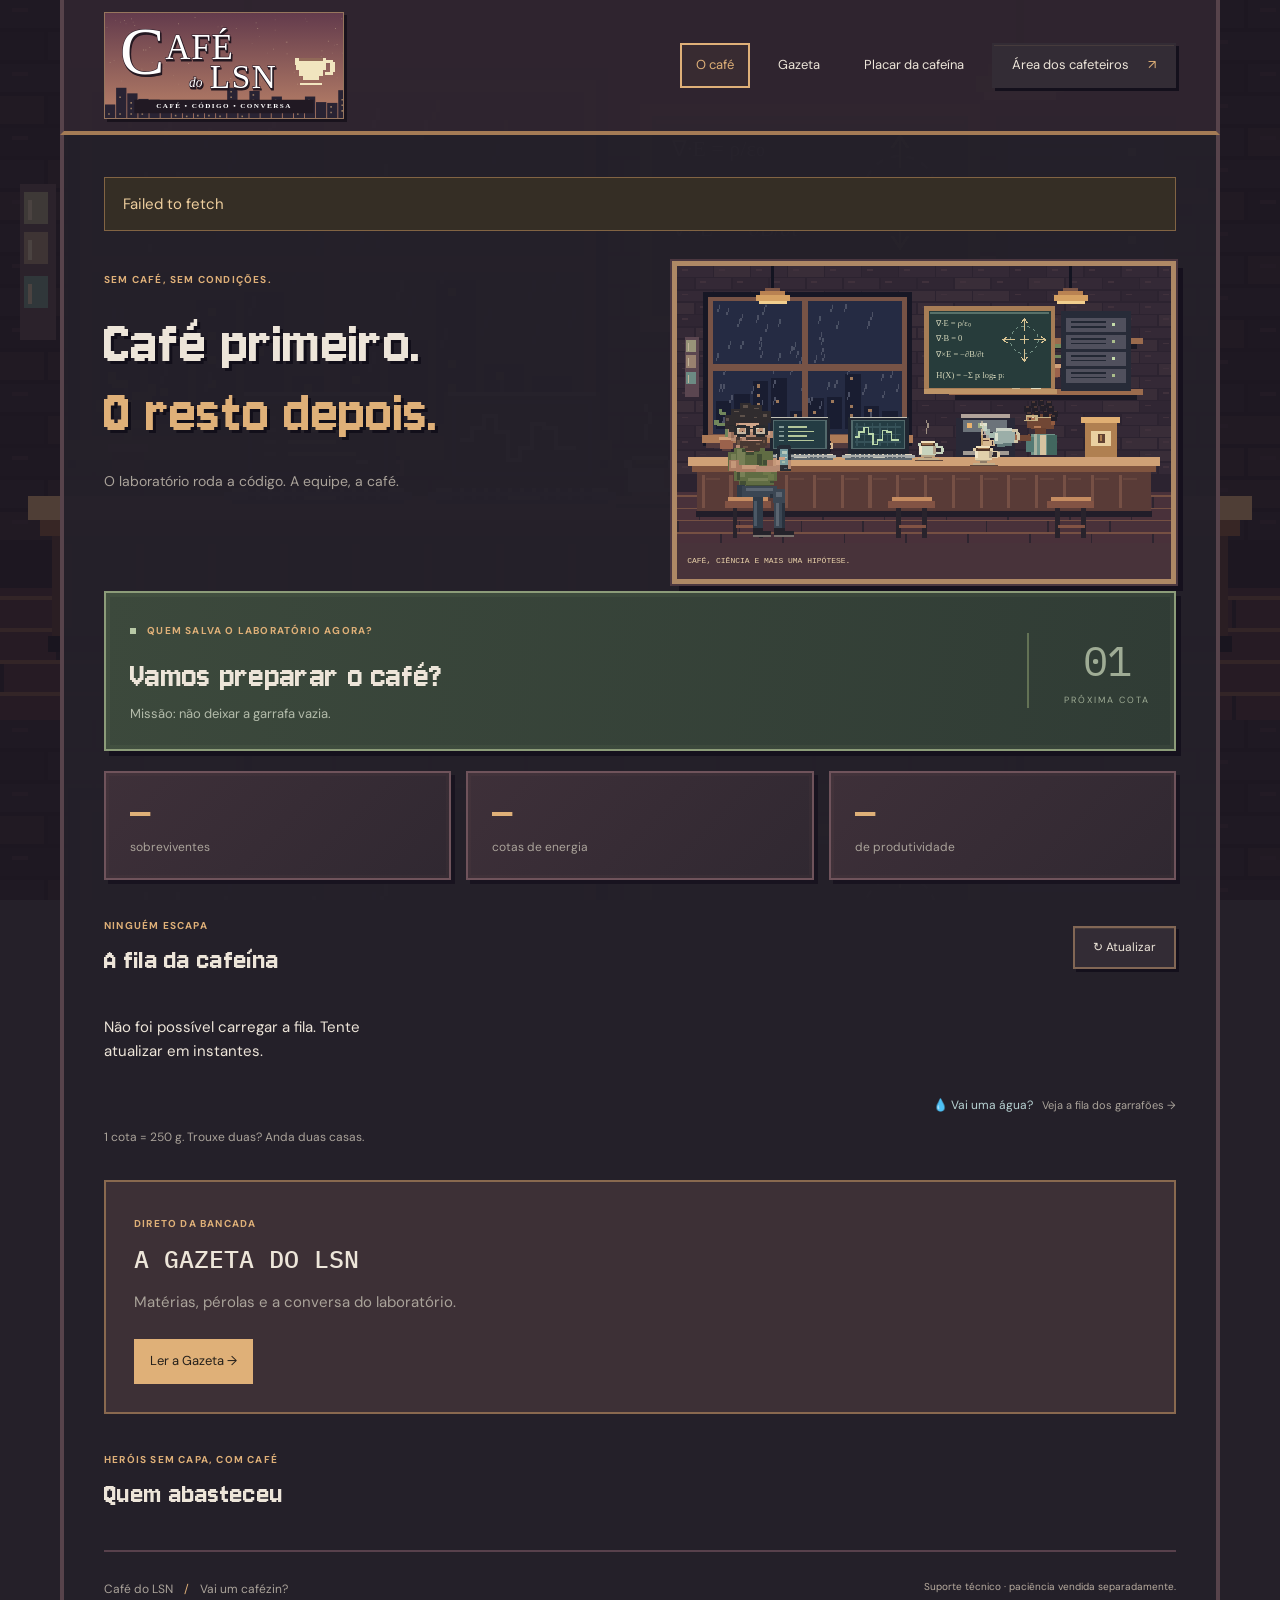
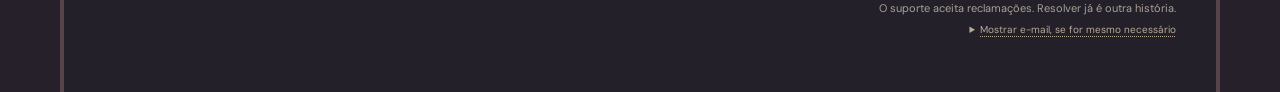
<file: index.html>
<!doctype html>
<html lang="pt-BR"><head><meta charset="utf-8"><meta name="viewport" content="width=device-width,initial-scale=1"><meta name="referrer" content="no-referrer"><script>if(new URLSearchParams(location.hash.slice(1)).get("type")==="recovery"){const u=new URL("./recuperar.html",location.href);u.hash=location.hash;location.replace(u.href);}</script><meta name="theme-color" content="#19191c"><meta name="description" content="Rodízio de café: fila, cotas e histórico da equipe."><title>Café do LSN • Movido a café e pequenas crises</title><link rel="icon" type="image/png" sizes="32x32" href="./assets/favicon.png?v=1"><link rel="icon" type="image/svg+xml" href="./assets/favicon.svg?v=1"><link rel="stylesheet" href="./style.css?v=20261130"></head>
<body data-page="cafe"><header><a class="brand" href="./" aria-label="Café do LSN — início"><picture><source media="(max-width: 750px)" srcset="./assets/logo-mark.svg"><img class="brand-logo" src="./assets/logo-lsn.svg" alt="Café do LSN" width="300" height="132"></picture></a><nav aria-label="Navegação principal"><a id="overview-tab" class="nav-active" aria-current="page" href="./index.html">O café</a><a id="gazeta-tab" href="./gazeta.html">Gazeta</a><a id="cups-tab" href="./xicaras.html">Placar da cafeína</a><button id="admin-toggle" aria-controls="admin" aria-expanded="false">Área dos cafeteiros <span aria-hidden="true">↗</span></button></nav></header>
<main><div id="status" role="status" aria-live="polite"></div><div id="overview"><div class="intro"><span class="eyebrow">SEM CAFÉ, SEM CONDIÇÕES.</span><h1>Café primeiro.<br><em>O resto depois.</em></h1><p>O laboratório roda a código. A equipe, a café.</p></div><figure class="cafe-scene"><img id="lab-scene" src="./assets/science-lab-2.svg" width="320" height="180" alt="Laboratório científico em pixel art: cientista negro, baixo, de cabelo cacheado e óculos preparando café; pesquisador de cabelo cacheado, barba, óculos redondos e camiseta verde sentado usando o celular; notebooks e quadro com equações de física."><figcaption><span>CAFÉ, CIÊNCIA E MAIS UMA HIPÓTESE.</span></figcaption></figure>
<section class="hero"><div><span class="eyebrow"><span class="open-dot"></span> QUEM SALVA O LABORATÓRIO AGORA?</span><h2 id="next">Carregando…</h2><p id="next-note">Missão: não deixar a garrafa vazia.</p></div><div class="round-label"><span>01</span>PRÓXIMA COTA</div></section>
<div class="stats"><article><strong id="people">—</strong><span>sobreviventes</span></article><article><strong id="quotas">—</strong><span>cotas de energia</span></article><article><strong id="weight">—</strong><span>de produtividade</span></article></div>
<section><div class="section-title"><div><span class="eyebrow">NINGUÉM ESCAPA</span><h2>A fila da cafeína</h2></div><button id="refresh">↻ Atualizar</button></div><div id="queue" class="queue"></div><p class="water-entry"><a href="./agua.html">💧 Vai uma água? <span>Veja a fila dos garrafões →</span></a></p><p class="hint">1 cota = 250 g. Trouxe duas? Anda duas casas.</p></section>

<section class="gazette-invitation"><span class="eyebrow">DIRETO DA BANCADA</span><h2>A GAZETA DO LSN</h2><p>Matérias, pérolas e a conversa do laboratório.</p><a class="primary page-link" href="./gazeta.html">Ler a Gazeta →</a></section></div>
<section id="gazette-page" hidden><div class="gazette-heading"><span class="eyebrow">O JORNAL DO NOSSO LABORATÓRIO</span><h1>A GAZETA DO LSN</h1><p>Notícias, descobertas e pérolas. Sempre com café.</p></div><div id="posts-status" role="status"></div><div class="gazette-layout"><aside class="gazette-archive" aria-labelledby="archive-title"><h2 id="archive-title">Arquivo de edições</h2><label>Mês<input id="archive-month" type="month"></label><label>Semana<select id="archive-week"><option value="">Todas as semanas</option></select></label><button id="archive-clear" type="button">Ver todas</button><div id="archive-list"></div></aside><div class="gazette-reading"><div id="post-admin-actions" hidden></div>
<section id="mural" aria-labelledby="mural-title" class="newspaper-wrap">
 <article class="newspaper">
  <div class="paper-topline"><span>EDIÇÃO Nº 001</span><span>LEITURA OBRIGATÓRIA NO INTERVALO DO CAFÉ</span><span>LSN · CEARÁ</span></div>
  <header class="paper-masthead"><span class="paper-seal">100%<small>SEM REVISÃO<br>POR PARES</small></span><h2 id="mural-title">A GAZETA DO LSN</h2><img src="./assets/logo-cup.svg" width="60" height="42" alt=""></header>
  <div class="paper-dateline"><span>Matérias e pérolas do laboratório</span><time datetime="2026-10-31">31 de outubro de 2026</time><span>Preço: um cafezinho</span></div>
  <div class="paper-columns">
   <aside class="paper-sidebar"><span class="paper-kicker">PLANTÃO DO LABORATÓRIO</span><h3>Café segue sendo dependência obrigatória.</h3><p>Instalação recomendada antes de qualquer reunião.</p><div class="paper-rules" aria-hidden="true"></div><p class="paper-note">Ouviu uma pérola?<br>Guarde a frase.<br>A ciência agradece.</p></aside>
   <div class="paper-feature" id="pearl-page" aria-live="polite" aria-atomic="true"><span class="paper-kicker">FRASE DO DIA · DIRETO DA BANCADA</span><h3 id="post-title" hidden></h3><blockquote>“O código não tem bug.<br>Ele só está testando<br>a nossa fé.”</blockquote><div class="quote-credit"><strong>— Bolsista anônimo</strong><span>31/10/2026 · entre um café e um commit</span></div><div id="post-body" hidden></div><figure class="paper-photo"><img src="./assets/science-lab.svg" width="320" height="180" alt="Bancada do laboratório ilustrada como uma fotografia de jornal."><figcaption>Flagrante: mais uma tentativa de resolver tudo com café.</figcaption></figure><div id="post-publisher"></div></div>
  </div>
  <div class="paper-bottom"><div class="paper-footer-copy"><span>A GAZETA DO LSN · EDIÇÃO DO LABORATÓRIO</span><span id="paper-page-number">Página 1 de 2</span></div><button id="paper-turn" type="button" aria-controls="pearl-page" aria-label="Ir para a página 2 da Gazeta"><img class="top-coffee" src="./assets/coffee-top.svg" width="112" height="100" alt=""><span id="paper-turn-label">Próxima página →</span></button></div>
 </article>
 <section id="gazette-comments" aria-labelledby="comments-title"><div class="section-title"><h3 id="comments-title">Conversa desta página</h3><button id="comments-refresh" type="button">Atualizar</button></div><div id="comments-list" aria-live="polite"></div><p id="comments-status" role="status"></p><p id="comments-login">Entre na sua conta para comentar. <button id="comment-signin" type="button">Entrar para comentar</button></p><p id="comments-approval" hidden role="status">Seus comentários aguardam autorização do administrador. Essa permissão é independente da sua vaga na fila.</p><form id="comment-form" hidden><div id="reply-context" hidden><span id="reply-to-name"></span><button id="cancel-reply" type="button">Cancelar resposta</button></div><label>Seu comentário<textarea name="body" required maxlength="500" rows="3" placeholder="Essa merece entrar para a história…"></textarea></label><button type="submit">Publicar comentário</button></form></section>
</section>
</div></div></section><section id="admin" hidden><div class="member-intro"><span class="eyebrow">ACESSO À CAFEÍNA</span><h1>E aí, <em>cafeteiro?</em></h1><p>Identifique-se antes do primeiro gole.</p></div><div class="auth-tabs" role="group" aria-label="Acesso à conta"><button id="login-tab" class="selected" aria-pressed="true">Entrar</button><button id="signup-tab" aria-pressed="false">Criar conta</button></div><div class="section-title"><h2>Espaço dos cafeteiros</h2><button id="logout" hidden>Sair</button></div><form id="login"><h3>Já tomou o seu?</h3><label>E-mail<input name="email" type="email" autocomplete="username" required></label><label>Senha<input name="password" type="password" autocomplete="current-password" required></label><button class="primary">Entrar</button><a class="forgot-password" href="./recuperar.html">Esqueceu a senha? O café ainda não fez efeito?</a></form><form id="signup" hidden><h3>Criar conta de cafeteiro</h3><label>Seu nome<input name="name" autocomplete="name" maxlength="40" required></label><label>E-mail<input name="email" type="email" autocomplete="email" required></label><label>Senha (mínimo 8 caracteres)<input name="password" type="password" minlength="8" autocomplete="new-password" required></label><button>Criar minha conta</button></form><div id="member" hidden><form id="profile"><h3>Meu perfil de cafeteiro</h3><label>Seu nome<input name="nickname" maxlength="40" required></label><label>Seu bicho do Ceará<select name="icon"><option value="🦊">Raposa</option><option value="🐸">Carcará</option><option value="🦥">Sagui-de-tufo-branco</option><option value="🦖">Tatu-peba</option><option value="🐙">Preá</option><option value="🦄">Mocó</option><option value="🐼">Gato-do-mato</option><option value="🐧">Mão-pelada</option><option value="🦉">Coruja-buraqueira</option><option value="🐝">Bem-te-vi</option></select></label><div id="photo-preview" aria-label="Foto atual"></div><label>Foto de perfil<input id="profile-photo" type="file" accept="image/jpeg,image/png,image/webp"></label><p class="hint">JPG, PNG ou WebP, até 5 MB. A foto aparece na fila e nos comentários.</p><button id="remove-photo" type="button">Usar só o bicho</button><button>Salvar meu perfil</button><div id="my-author-badge" hidden></div><p id="member-status" class="hint"></p></form><form id="submit-buy"><h3>Solicitar cotas</h3><label>Cotas de 250 g<input name="quantity" type="number" min="1" max="100" value="1" required></label><label>Observação<input name="note" maxlength="200"></label><p id="quota-total" class="hint">1 cota = 250 g</p><button class="primary">Solicitar aprovação das cotas</button><p class="hint">2 cotas = 500 g. A fila só muda após a confirmação do administrador.</p></form><h3>Minhas solicitações</h3><div id="my-requests"></div></div><section id="gazette-editor" hidden><span class="eyebrow">REDAÇÃO DO LSN</span><h2>Publicar na Gazeta</h2><p class="hint">Prepare a página e confira a prévia antes de publicar.</p><div class="editor-layout"><form id="post-form"><label>Título<input name="title" required maxlength="120"></label><label for="post-quote">Frase do dia</label><textarea id="post-quote" name="quote" required maxlength="1000" rows="4" placeholder="Escreva aqui a frase que vai aparecer em destaque na Gazeta." aria-describedby="post-quote-help"></textarea><p id="post-quote-help" class="hint">Esta é a frase destacada no jornal. A matéria completa fica no campo abaixo.</p><label>Autor da frase<input name="author" required maxlength="80"></label><label>Data<input name="date" type="date" required></label><label for="article-body">Matéria completa</label><div class="format-toolbar" role="group" aria-label="Formatação da matéria"><button type="button" data-format="bold" aria-label="Inserir negrito"><strong>N</strong> Negrito</button><button type="button" data-format="italic" aria-label="Inserir itálico"><em>I</em> Itálico</button><button type="button" data-format="underline" aria-label="Inserir sublinhado"><u>S</u> Sublinhar</button><button type="button" data-format="unordered" aria-label="Inserir lista">• Lista</button><button type="button" data-format="ordered" aria-label="Inserir lista numerada">1. Lista</button><button type="button" data-format="link" aria-label="Inserir link">↗ Link</button></div><div class="article-style-controls"><label>Alinhamento da matéria<select name="alignment"><option value="left">À esquerda</option><option value="center">Centralizado</option><option value="right">À direita</option><option value="justify">Justificado</option></select></label><label>Tamanho do texto<select name="fontSize"><option value="14">14 px</option><option value="16">16 px</option><option value="18" selected>18 px</option><option value="20">20 px</option><option value="22">22 px</option><option value="24">24 px</option></select></label></div><textarea id="article-body" name="body" maxlength="3000" rows="6" aria-describedby="format-help"></textarea><p id="format-help" class="hint">Selecione um trecho e use os botões. A prévia mostra o resultado.</p><label>Imagem da publicação<input id="post-image" type="file" accept="image/jpeg,image/png,image/webp"></label><p class="hint">Até 5 MB. A imagem será otimizada para a página.</p><button id="post-remove-image" type="button">Remover imagem</button><label>Legenda<input name="caption" maxlength="200"></label><p id="post-edit-notice" class="hint" hidden></p><button id="post-cancel-edit" type="button" hidden>Cancelar edição</button><button class="primary" type="submit">Publicar na Gazeta</button><p id="post-status" role="status"></p></form><div><span class="eyebrow">PRÉVIA · AINDA NÃO PUBLICADA</span><article id="post-preview" class="newspaper"><h2>A GAZETA DO LSN</h2><h3></h3><span class="preview-quote-label">FRASE DO DIA</span><blockquote></blockquote><p class="preview-author"></p><time></time><div class="preview-body"></div><figure><img alt="Prévia da imagem da publicação" hidden><figcaption></figcaption></figure><p class="preview-publisher"></p></article></div></div></section><section id="my-publications" hidden><h2>Minhas matérias</h2><p class="hint">Você pode excluir as matérias que publicou.</p><div id="my-posts"></div></section><div id="controls" hidden>

<section id="user-management"><h2>Contas dos cafeteiros</h2><p class="hint">Excluir remove a conta, a vaga na fila e as solicitações. Compras e matérias são preservadas; comentários ficam marcados como removidos, mantendo as respostas. A confirmação exige digitar EXCLUIR.</p><div id="user-profiles"></div></section><section id="cup-ranking-management"><h2>Quem participa do ranking da cafeína</h2><p class="hint">Escolha quem entra no placar. Ao retirar uma pessoa, os registros de consumo ficam guardados para uma futura inclusão. Para registrar xícaras, ela também precisa de autorização para comentar na Gazeta.</p><div id="cup-ranking-profiles"></div></section><section id="comment-approval-management"><h2>Quem pode comentar na Gazeta</h2><p class="hint">Autorize cada perfil separadamente. Não é preciso ter vaga na fila; ser autor também não libera comentários automaticamente.</p><div id="comment-approval-profiles"></div></section><section id="author-management"><h2>Autores da Gazeta</h2><p class="hint">Conceda ou retire a insígnia de autor. Ela permite publicar e excluir as próprias matérias.</p><div id="author-profiles"></div></section><h3>Membros aguardando aprovação</h3><p class="hint">Vincule cada conta a uma vaga da equipe.</p><div id="pending-profiles"></div><h3>Compras para confirmar</h3><div id="pending-buys"></div><form id="purchase"><h3>Registrar compra de quem está na vez</h3><label>Quantidade de cotas de 250 g<input name="quantity" type="number" min="1" max="100" value="1" required></label><p id="preview"></p><label>Observação (opcional)<input name="note" maxlength="200" placeholder="Ex.: café torrado e moído"></label><button class="primary">Registrar e avançar fila</button></form><hr><h3>Participantes e ordem da fila</h3><p class="hint">Ajuste a equipe e a ordem. Salve para aplicar.</p><div id="editors"></div><div class="actions"><button id="add">+ Participante</button><button id="save" class="primary">Salvar participantes e fila</button></div><section id="history-reset-management" class="history-reset-panel"><h3>Zerar o histórico de abastecimento</h3><p class="hint">Apaga “Quem abasteceu” e zera os totais de cotas de energia e produtividade. A fila, os participantes, as solicitações e o placar de xícaras continuam como estão.</p><button id="history-reset" class="delete-user" type="button">Resetar histórico de abastecimento</button><small>A memória do laboratório vai embora. O café que você tomou, não.</small></section></div></section>
<section id="history-section"><div class="section-title"><div><span class="eyebrow">HERÓIS SEM CAPA, COM CAFÉ</span><h2>Quem abasteceu</h2></div></div><div id="history"></div></section>
<footer class="site-footer"><div class="footer-brand"><span>Café do LSN <span class="footer-divider">/</span> Vai um cafézin?</span><small id="updated"></small></div><div class="support-footer"><span class="support-caption">Suporte técnico · paciência vendida separadamente.</span><p>O suporte aceita reclamações. Resolver já é outra história.</p><details class="support-details"><summary>Mostrar e-mail, se for mesmo necessário</summary><span id="support-contact">E-mail de suporte em breve.</span><small>Resposta imediata? Só se for o café ficando pronto.</small></details></div></footer></main><script type="module" src="./app.js?v=20261202"></script></body></html>
</file>
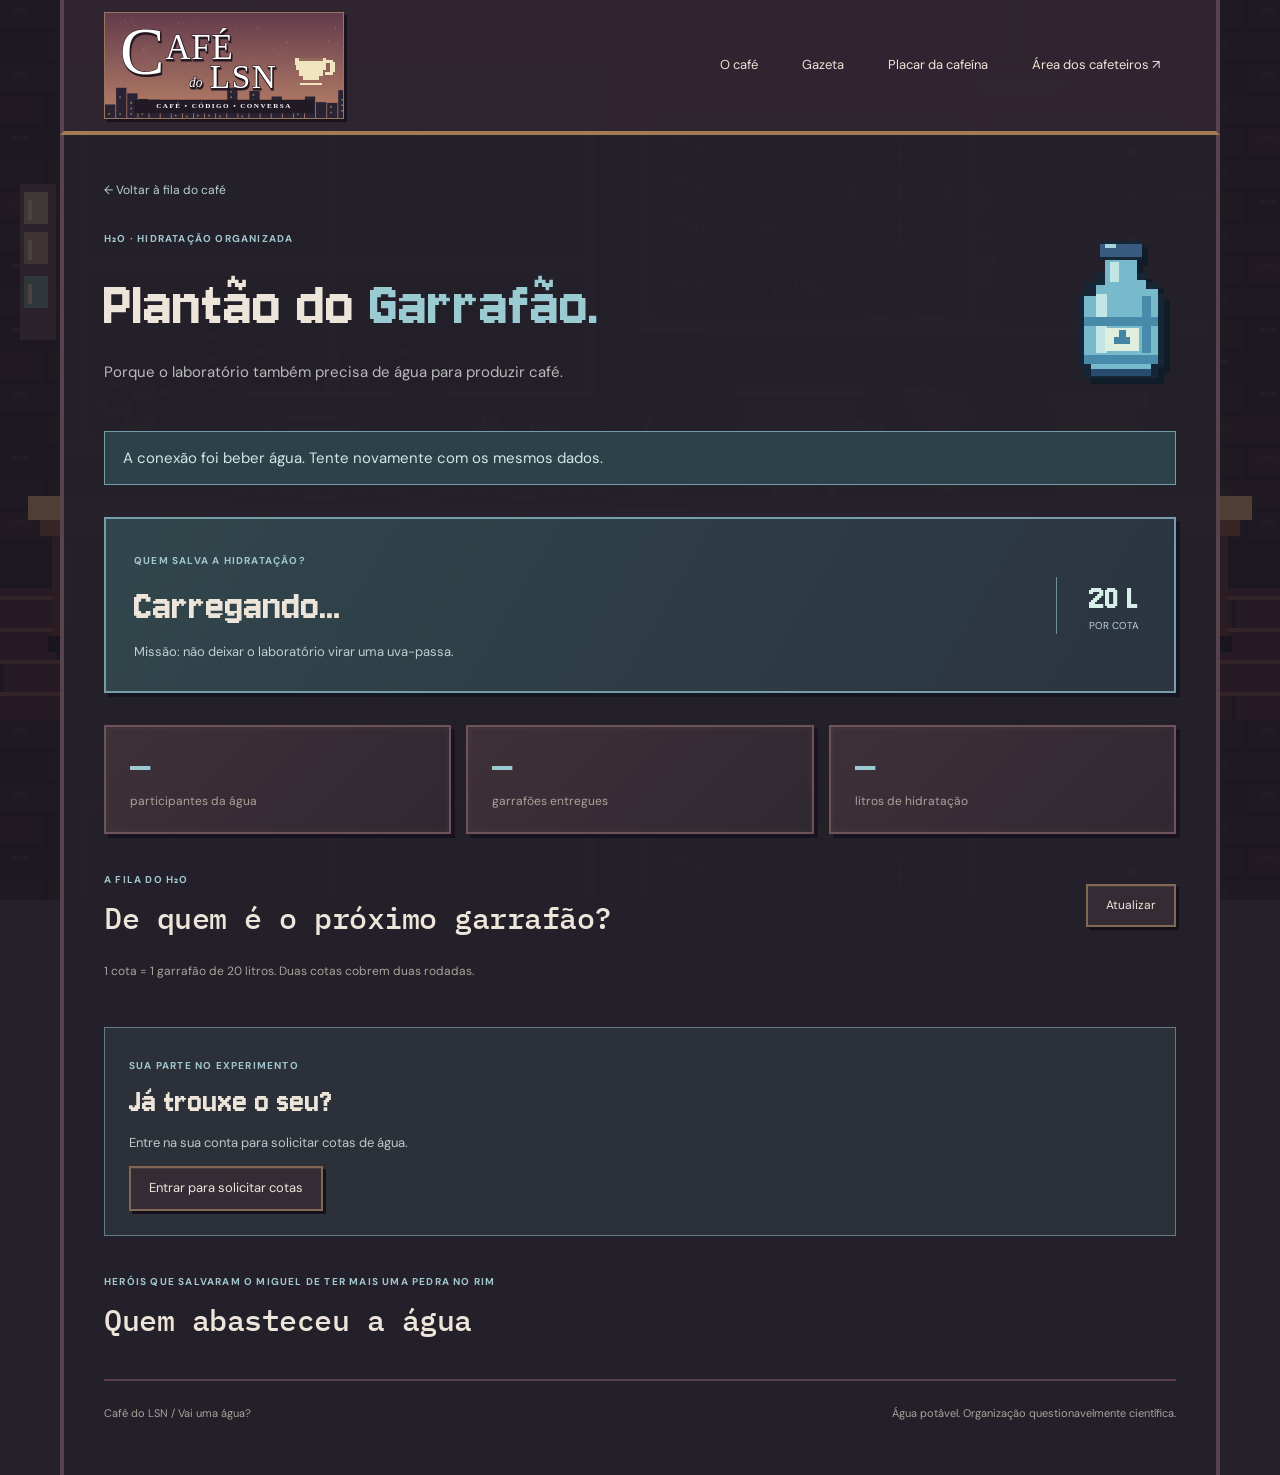
<file: agua.html>
<!doctype html>
<html lang="pt-BR"><head><meta charset="utf-8"><meta name="viewport" content="width=device-width,initial-scale=1"><meta name="theme-color" content="#211c29"><meta name="description" content="Rodízio de garrafões de 20 litros do laboratório."><title>Plantão do Garrafão · Café do LSN</title><link rel="icon" type="image/png" sizes="32x32" href="./assets/favicon.png?v=1"><link rel="icon" type="image/svg+xml" href="./assets/favicon.svg?v=1"><link rel="stylesheet" href="./style.css?v=20261130"></head>
<body data-page="water"><header><a class="brand" href="./index.html" aria-label="Café do LSN — início"><picture><source media="(max-width: 750px)" srcset="./assets/logo-mark.svg"><img class="brand-logo" src="./assets/logo-lsn.svg" alt="Café do LSN" width="300" height="132"></picture></a><nav aria-label="Navegação principal"><a href="./index.html">O café</a><a href="./gazeta.html">Gazeta</a><a href="./xicaras.html">Placar da cafeína</a><a href="./index.html?acesso=1">Área dos cafeteiros ↗</a></nav></header>
<main class="water-main">
<a class="water-back" href="./index.html">← Voltar à fila do café</a>
<div class="water-heading"><div><span class="eyebrow">H₂O · HIDRATAÇÃO ORGANIZADA</span><h1>Plantão do <em>Garrafão.</em></h1><p>Porque o laboratório também precisa de água para produzir café.</p></div><img src="./assets/water-jug.svg" width="112" height="144" alt="Garrafão de água em pixel art"></div>
<p id="water-status" role="status" aria-live="polite"></p>
<section class="water-hero" aria-labelledby="water-next-label"><div><span id="water-next-label" class="eyebrow">QUEM SALVA A HIDRATAÇÃO?</span><h2 id="water-next">Carregando…</h2><p id="water-next-note">Missão: não deixar o laboratório virar uma uva-passa.</p></div><span class="water-unit"><strong>20 L</strong>POR COTA</span></section>
<div class="stats water-stats"><article><strong id="water-people">—</strong><span>participantes da água</span></article><article><strong id="water-bottles">—</strong><span>garrafões entregues</span></article><article><strong id="water-liters">—</strong><span>litros de hidratação</span></article></div>
<section aria-labelledby="water-queue-title"><div class="section-title"><div><span class="eyebrow">A FILA DO H₂O</span><h2 id="water-queue-title">De quem é o próximo garrafão?</h2></div><button id="water-refresh" type="button">Atualizar</button></div><p class="hint">1 cota = 1 garrafão de 20 litros. Duas cotas cobrem duas rodadas.</p><div id="water-queue" class="queue"></div></section>
<section class="water-account" aria-labelledby="water-account-title"><div><span class="eyebrow">SUA PARTE NO EXPERIMENTO</span><h2 id="water-account-title">Já trouxe o seu?</h2><p id="water-access">Carregando sua participação…</p><button id="water-login-toggle" type="button" hidden>Entrar para solicitar cotas</button><button id="water-logout" type="button" hidden>Sair da conta</button></div>
<form id="water-login" hidden><h3>Identifique o dono do garrafão.</h3><label>E-mail<input name="email" type="email" autocomplete="username" required></label><label>Senha<input name="password" type="password" autocomplete="current-password" required></label><button class="primary" type="submit">Entrar</button><a class="forgot-password" href="./recuperar.html">Esqueceu a senha? A água não resolveu.</a></form>
<form id="water-submit" hidden><h3>Solicitar confirmação da entrega</h3><label>Quantidade de garrafões<input name="quantity" type="number" min="1" max="100" step="1" value="1" required></label><p class="water-volume">1 garrafão = 20 litros</p><label>Observação (opcional)<input name="note" maxlength="200" placeholder="Ex.: deixei os garrafões na copa"></label><button class="primary" type="submit">Enviar para aprovação</button><p class="hint">A fila e os totais são atualizados após a confirmação do administrador.</p></form>
<div id="water-own-section" hidden><h3>Minhas solicitações</h3><div id="water-own-requests"></div></div>
</section>
<section id="water-admin" hidden aria-labelledby="water-admin-title"><span class="eyebrow">BASTIDORES DA HIDRATAÇÃO</span><h2 id="water-admin-title">Administração da água</h2><h3>Participantes da água</h3><p class="hint">Escolha quem participa deste rodízio. Ao retirar um perfil, suas entregas e rodadas adiantadas ficam guardadas.</p><div id="water-member-profiles"></div><section id="water-order-management" aria-labelledby="water-order-title"><h3 id="water-order-title">Ajustar a ordem da fila</h3><p class="hint">Use Subir e Descer para escolher quem fica na vez. O ajuste manual tem prioridade na ordem; as cotas registradas continuam guardadas.</p><div id="water-order-list"></div><p id="water-order-note" class="hint" role="status"></p><div class="actions"><button id="water-order-save" type="button" class="primary">Salvar ordem da água</button><button id="water-order-discard" type="button">Descartar ajustes</button></div></section><h3>Entregas para confirmar</h3><div id="water-pending"></div>
<form id="water-buy"><h3>Registrar uma entrega diretamente</h3><label>Quem trouxe?<select name="buyer" required></select></label><label>Quantidade de garrafões<input name="quantity" type="number" min="1" max="100" value="1" required></label><p class="water-volume">1 garrafão = 20 litros</p><label>Observação (opcional)<input name="note" maxlength="200"></label><button class="primary" type="submit">Registrar entrega</button></form></section>
<section aria-labelledby="water-history-title"><div class="section-title"><div><span class="eyebrow">HERÓIS QUE SALVARAM O MIGUEL DE TER MAIS UMA PEDRA NO RIM</span><h2 id="water-history-title">Quem abasteceu a água</h2></div></div><div id="water-history"></div></section>
<footer class="cups-footer">Café do LSN / Vai uma água? <span>Água potável. Organização questionavelmente científica.</span></footer>
</main><script type="module" src="./water.js?v=20261130"></script></body></html>
</file>
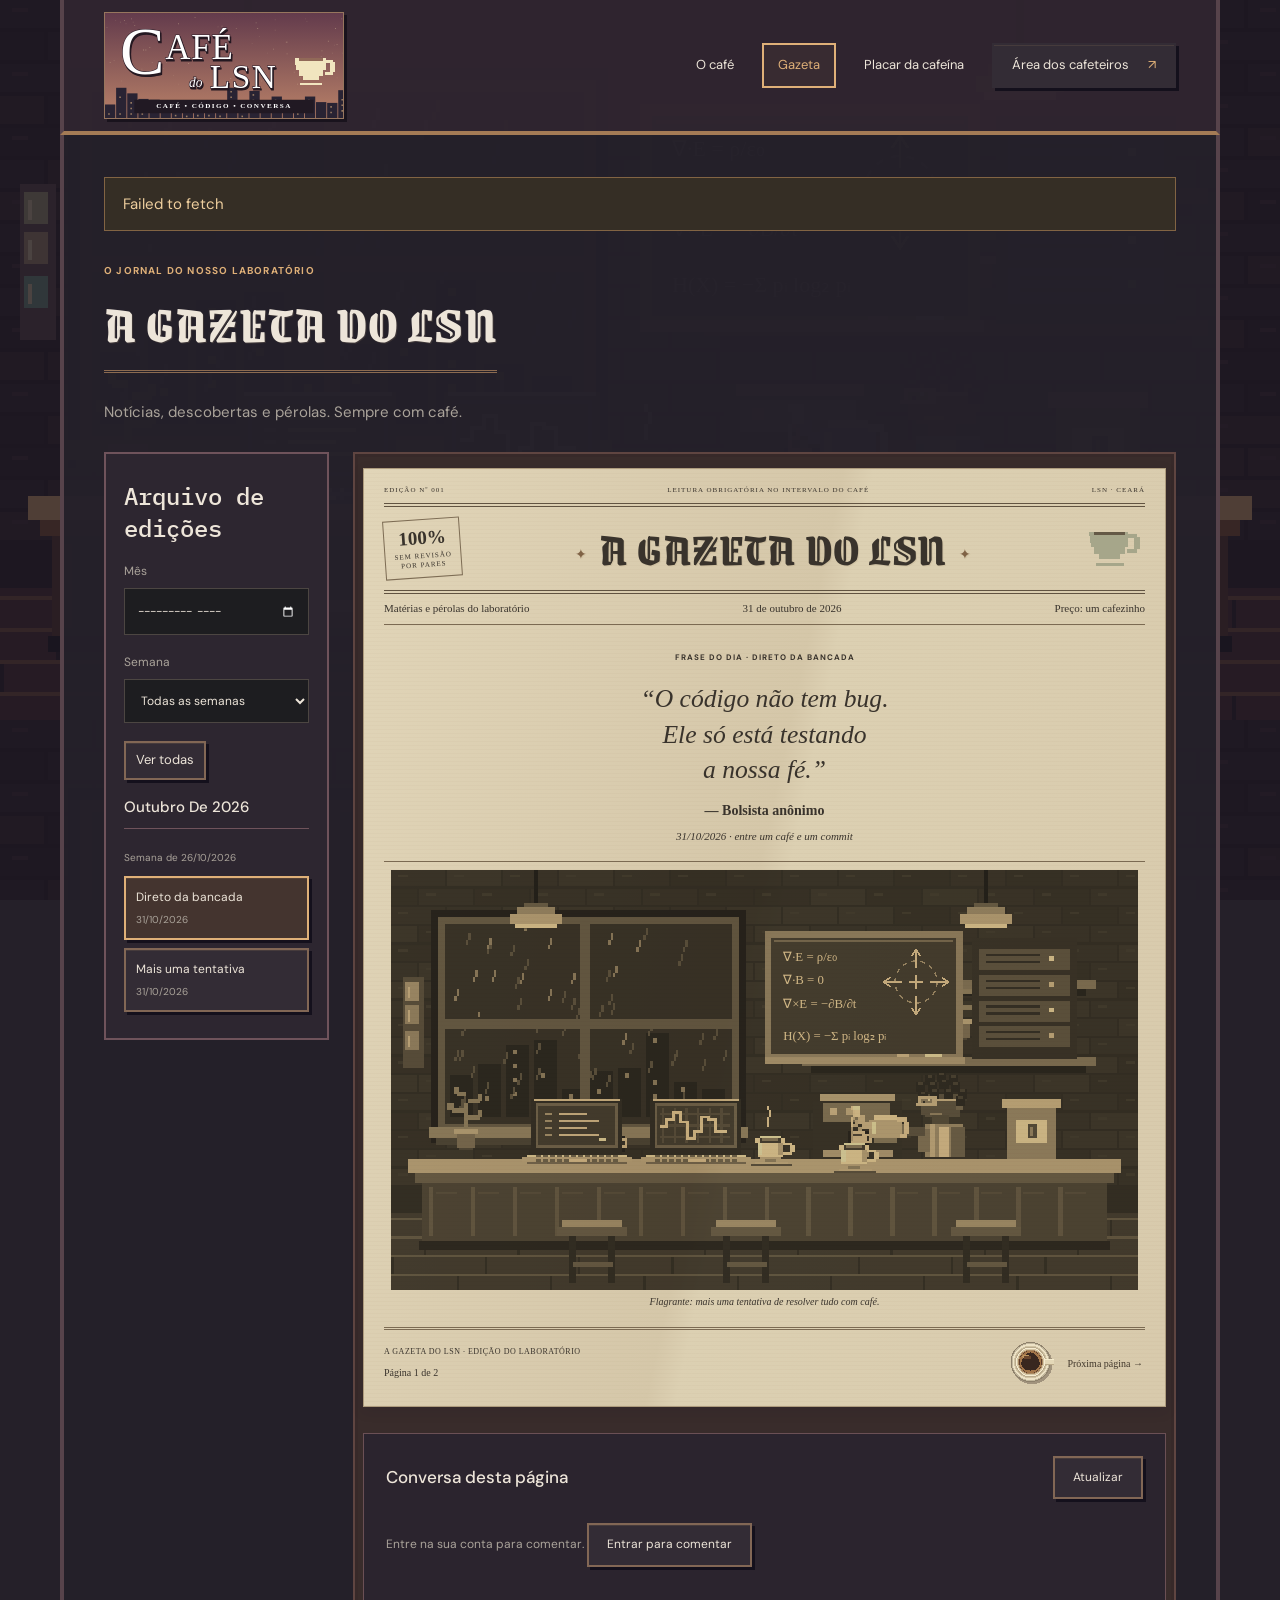
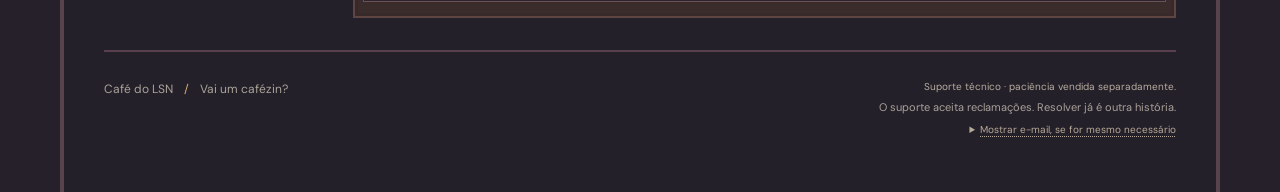
<file: gazeta.html>
<!doctype html>
<html lang="pt-BR"><head><meta charset="utf-8"><meta name="viewport" content="width=device-width,initial-scale=1"><meta name="referrer" content="no-referrer"><script>if(new URLSearchParams(location.hash.slice(1)).get("type")==="recovery"){const u=new URL("./recuperar.html",location.href);u.hash=location.hash;location.replace(u.href);}</script><meta name="theme-color" content="#19191c"><meta name="description" content="Rodízio de café: fila, cotas e histórico da equipe."><title>A GAZETA DO LSN • Matérias e pérolas</title><link rel="icon" type="image/png" sizes="32x32" href="./assets/favicon.png?v=1"><link rel="icon" type="image/svg+xml" href="./assets/favicon.svg?v=1"><link rel="stylesheet" href="./style.css?v=20261130"></head>
<body data-page="gazeta"><header><a class="brand" href="./" aria-label="Café do LSN — início"><picture><source media="(max-width: 750px)" srcset="./assets/logo-mark.svg"><img class="brand-logo" src="./assets/logo-lsn.svg" alt="Café do LSN" width="300" height="132"></picture></a><nav aria-label="Navegação principal"><a id="overview-tab" href="./index.html">O café</a><a id="gazeta-tab" class="nav-active" aria-current="page" href="./gazeta.html">Gazeta</a><a id="cups-tab" href="./xicaras.html">Placar da cafeína</a><button id="admin-toggle" aria-controls="admin" aria-expanded="false">Área dos cafeteiros <span aria-hidden="true">↗</span></button></nav></header>
<main><div id="status" role="status" aria-live="polite"></div><div id="overview" hidden><div class="intro"><span class="eyebrow">SEM CAFÉ, SEM CONDIÇÕES.</span><h1>Café primeiro.<br><em>O resto depois.</em></h1><p>O laboratório roda a código. A equipe, a café.</p></div><figure class="cafe-scene"><img id="lab-scene" src="./assets/science-lab-2.svg" width="320" height="180" alt="Laboratório científico em pixel art: cientista negro, baixo, de cabelo cacheado e óculos preparando café; pesquisador de cabelo cacheado, barba, óculos redondos e camiseta verde sentado usando o celular; notebooks e quadro com equações de física."><figcaption><span>CAFÉ, CIÊNCIA E MAIS UMA HIPÓTESE.</span></figcaption></figure>
<section class="hero"><div><span class="eyebrow"><span class="open-dot"></span> QUEM SALVA O LABORATÓRIO AGORA?</span><h2 id="next">Carregando…</h2><p id="next-note">Missão: não deixar a garrafa vazia.</p></div><div class="round-label"><span>01</span>PRÓXIMA COTA</div></section>
<div class="stats"><article><strong id="people">—</strong><span>sobreviventes</span></article><article><strong id="quotas">—</strong><span>cotas de energia</span></article><article><strong id="weight">—</strong><span>de produtividade</span></article></div>
<section><div class="section-title"><div><span class="eyebrow">NINGUÉM ESCAPA</span><h2>A fila da cafeína</h2></div><button id="refresh">↻ Atualizar</button></div><div id="queue" class="queue"></div><p class="water-entry"><a href="./agua.html">💧 Vai uma água? <span>Veja a fila dos garrafões →</span></a></p><p class="hint">1 cota = 250 g. Trouxe duas? Anda duas casas.</p></section>

<section class="gazette-invitation"><span class="eyebrow">DIRETO DA BANCADA</span><h2>A GAZETA DO LSN</h2><p>Matérias, pérolas e a conversa do laboratório.</p><a class="primary page-link" href="./gazeta.html">Ler a Gazeta →</a></section></div>
<section id="gazette-page"><div class="gazette-heading"><span class="eyebrow">O JORNAL DO NOSSO LABORATÓRIO</span><h1>A GAZETA DO LSN</h1><p>Notícias, descobertas e pérolas. Sempre com café.</p></div><div id="posts-status" role="status"></div><div class="gazette-layout"><aside class="gazette-archive" aria-labelledby="archive-title"><h2 id="archive-title">Arquivo de edições</h2><label>Mês<input id="archive-month" type="month"></label><label>Semana<select id="archive-week"><option value="">Todas as semanas</option></select></label><button id="archive-clear" type="button">Ver todas</button><div id="archive-list"></div></aside><div class="gazette-reading"><div id="post-admin-actions" hidden></div>
<section id="mural" aria-labelledby="mural-title" class="newspaper-wrap">
 <article class="newspaper">
  <div class="paper-topline"><span>EDIÇÃO Nº 001</span><span>LEITURA OBRIGATÓRIA NO INTERVALO DO CAFÉ</span><span>LSN · CEARÁ</span></div>
  <header class="paper-masthead"><span class="paper-seal">100%<small>SEM REVISÃO<br>POR PARES</small></span><h2 id="mural-title">A GAZETA DO LSN</h2><img src="./assets/logo-cup.svg" width="60" height="42" alt=""></header>
  <div class="paper-dateline"><span>Matérias e pérolas do laboratório</span><time datetime="2026-10-31">31 de outubro de 2026</time><span>Preço: um cafezinho</span></div>
  <div class="paper-columns">
   <aside class="paper-sidebar"><span class="paper-kicker">PLANTÃO DO LABORATÓRIO</span><h3>Café segue sendo dependência obrigatória.</h3><p>Instalação recomendada antes de qualquer reunião.</p><div class="paper-rules" aria-hidden="true"></div><p class="paper-note">Ouviu uma pérola?<br>Guarde a frase.<br>A ciência agradece.</p></aside>
   <div class="paper-feature" id="pearl-page" aria-live="polite" aria-atomic="true"><span class="paper-kicker">FRASE DO DIA · DIRETO DA BANCADA</span><h3 id="post-title" hidden></h3><blockquote>“O código não tem bug.<br>Ele só está testando<br>a nossa fé.”</blockquote><div class="quote-credit"><strong>— Bolsista anônimo</strong><span>31/10/2026 · entre um café e um commit</span></div><div id="post-body" hidden></div><figure class="paper-photo"><img src="./assets/science-lab.svg" width="320" height="180" alt="Bancada do laboratório ilustrada como uma fotografia de jornal."><figcaption>Flagrante: mais uma tentativa de resolver tudo com café.</figcaption></figure><div id="post-publisher"></div></div>
  </div>
  <div class="paper-bottom"><div class="paper-footer-copy"><span>A GAZETA DO LSN · EDIÇÃO DO LABORATÓRIO</span><span id="paper-page-number">Página 1 de 2</span></div><button id="paper-turn" type="button" aria-controls="pearl-page" aria-label="Ir para a página 2 da Gazeta"><img class="top-coffee" src="./assets/coffee-top.svg" width="112" height="100" alt=""><span id="paper-turn-label">Próxima página →</span></button></div>
 </article>
 <section id="gazette-comments" aria-labelledby="comments-title"><div class="section-title"><h3 id="comments-title">Conversa desta página</h3><button id="comments-refresh" type="button">Atualizar</button></div><div id="comments-list" aria-live="polite"></div><p id="comments-status" role="status"></p><p id="comments-login">Entre na sua conta para comentar. <button id="comment-signin" type="button">Entrar para comentar</button></p><p id="comments-approval" hidden role="status">Seus comentários aguardam autorização do administrador. Essa permissão é independente da sua vaga na fila.</p><form id="comment-form" hidden><div id="reply-context" hidden><span id="reply-to-name"></span><button id="cancel-reply" type="button">Cancelar resposta</button></div><label>Seu comentário<textarea name="body" required maxlength="500" rows="3" placeholder="Essa merece entrar para a história…"></textarea></label><button type="submit">Publicar comentário</button></form></section>
</section>
</div></div></section><section id="admin" hidden><div class="member-intro"><span class="eyebrow">ACESSO À CAFEÍNA</span><h1>E aí, <em>cafeteiro?</em></h1><p>Identifique-se antes do primeiro gole.</p></div><div class="auth-tabs" role="group" aria-label="Acesso à conta"><button id="login-tab" class="selected" aria-pressed="true">Entrar</button><button id="signup-tab" aria-pressed="false">Criar conta</button></div><div class="section-title"><h2>Espaço dos cafeteiros</h2><button id="logout" hidden>Sair</button></div><form id="login"><h3>Já tomou o seu?</h3><label>E-mail<input name="email" type="email" autocomplete="username" required></label><label>Senha<input name="password" type="password" autocomplete="current-password" required></label><button class="primary">Entrar</button><a class="forgot-password" href="./recuperar.html">Esqueceu a senha? O café ainda não fez efeito?</a></form><form id="signup" hidden><h3>Criar conta de cafeteiro</h3><label>Seu nome<input name="name" autocomplete="name" maxlength="40" required></label><label>E-mail<input name="email" type="email" autocomplete="email" required></label><label>Senha (mínimo 8 caracteres)<input name="password" type="password" minlength="8" autocomplete="new-password" required></label><button>Criar minha conta</button></form><div id="member" hidden><form id="profile"><h3>Meu perfil de cafeteiro</h3><label>Seu nome<input name="nickname" maxlength="40" required></label><label>Seu bicho do Ceará<select name="icon"><option value="🦊">Raposa</option><option value="🐸">Carcará</option><option value="🦥">Sagui-de-tufo-branco</option><option value="🦖">Tatu-peba</option><option value="🐙">Preá</option><option value="🦄">Mocó</option><option value="🐼">Gato-do-mato</option><option value="🐧">Mão-pelada</option><option value="🦉">Coruja-buraqueira</option><option value="🐝">Bem-te-vi</option></select></label><div id="photo-preview" aria-label="Foto atual"></div><label>Foto de perfil<input id="profile-photo" type="file" accept="image/jpeg,image/png,image/webp"></label><p class="hint">JPG, PNG ou WebP, até 5 MB. A foto aparece na fila e nos comentários.</p><button id="remove-photo" type="button">Usar só o bicho</button><button>Salvar meu perfil</button><div id="my-author-badge" hidden></div><p id="member-status" class="hint"></p></form><form id="submit-buy"><h3>Solicitar cotas</h3><label>Cotas de 250 g<input name="quantity" type="number" min="1" max="100" value="1" required></label><label>Observação<input name="note" maxlength="200"></label><p id="quota-total" class="hint">1 cota = 250 g</p><button class="primary">Solicitar aprovação das cotas</button><p class="hint">2 cotas = 500 g. A fila só muda após a confirmação do administrador.</p></form><h3>Minhas solicitações</h3><div id="my-requests"></div></div><section id="gazette-editor" hidden><span class="eyebrow">REDAÇÃO DO LSN</span><h2>Publicar na Gazeta</h2><p class="hint">Prepare a página e confira a prévia antes de publicar.</p><div class="editor-layout"><form id="post-form"><label>Título<input name="title" required maxlength="120"></label><label for="post-quote">Frase do dia</label><textarea id="post-quote" name="quote" required maxlength="1000" rows="4" placeholder="Escreva aqui a frase que vai aparecer em destaque na Gazeta." aria-describedby="post-quote-help"></textarea><p id="post-quote-help" class="hint">Esta é a frase destacada no jornal. A matéria completa fica no campo abaixo.</p><label>Autor da frase<input name="author" required maxlength="80"></label><label>Data<input name="date" type="date" required></label><label for="article-body">Matéria completa</label><div class="format-toolbar" role="group" aria-label="Formatação da matéria"><button type="button" data-format="bold" aria-label="Inserir negrito"><strong>N</strong> Negrito</button><button type="button" data-format="italic" aria-label="Inserir itálico"><em>I</em> Itálico</button><button type="button" data-format="underline" aria-label="Inserir sublinhado"><u>S</u> Sublinhar</button><button type="button" data-format="unordered" aria-label="Inserir lista">• Lista</button><button type="button" data-format="ordered" aria-label="Inserir lista numerada">1. Lista</button><button type="button" data-format="link" aria-label="Inserir link">↗ Link</button></div><div class="article-style-controls"><label>Alinhamento da matéria<select name="alignment"><option value="left">À esquerda</option><option value="center">Centralizado</option><option value="right">À direita</option><option value="justify">Justificado</option></select></label><label>Tamanho do texto<select name="fontSize"><option value="14">14 px</option><option value="16">16 px</option><option value="18" selected>18 px</option><option value="20">20 px</option><option value="22">22 px</option><option value="24">24 px</option></select></label></div><textarea id="article-body" name="body" maxlength="3000" rows="6" aria-describedby="format-help"></textarea><p id="format-help" class="hint">Selecione um trecho e use os botões. A prévia mostra o resultado.</p><label>Imagem da publicação<input id="post-image" type="file" accept="image/jpeg,image/png,image/webp"></label><p class="hint">Até 5 MB. A imagem será otimizada para a página.</p><button id="post-remove-image" type="button">Remover imagem</button><label>Legenda<input name="caption" maxlength="200"></label><p id="post-edit-notice" class="hint" hidden></p><button id="post-cancel-edit" type="button" hidden>Cancelar edição</button><button class="primary" type="submit">Publicar na Gazeta</button><p id="post-status" role="status"></p></form><div><span class="eyebrow">PRÉVIA · AINDA NÃO PUBLICADA</span><article id="post-preview" class="newspaper"><h2>A GAZETA DO LSN</h2><h3></h3><span class="preview-quote-label">FRASE DO DIA</span><blockquote></blockquote><p class="preview-author"></p><time></time><div class="preview-body"></div><figure><img alt="Prévia da imagem da publicação" hidden><figcaption></figcaption></figure><p class="preview-publisher"></p></article></div></div></section><section id="my-publications" hidden><h2>Minhas matérias</h2><p class="hint">Você pode excluir as matérias que publicou.</p><div id="my-posts"></div></section><div id="controls" hidden>

<section id="user-management"><h2>Contas dos cafeteiros</h2><p class="hint">Excluir remove a conta, a vaga na fila e as solicitações. Compras e matérias são preservadas; comentários ficam marcados como removidos, mantendo as respostas. A confirmação exige digitar EXCLUIR.</p><div id="user-profiles"></div></section><section id="cup-ranking-management"><h2>Quem participa do ranking da cafeína</h2><p class="hint">Escolha quem entra no placar. Ao retirar uma pessoa, os registros de consumo ficam guardados para uma futura inclusão. Para registrar xícaras, ela também precisa de autorização para comentar na Gazeta.</p><div id="cup-ranking-profiles"></div></section><section id="comment-approval-management"><h2>Quem pode comentar na Gazeta</h2><p class="hint">Autorize cada perfil separadamente. Não é preciso ter vaga na fila; ser autor também não libera comentários automaticamente.</p><div id="comment-approval-profiles"></div></section><section id="author-management"><h2>Autores da Gazeta</h2><p class="hint">Conceda ou retire a insígnia de autor. Ela permite publicar e excluir as próprias matérias.</p><div id="author-profiles"></div></section><h3>Membros aguardando aprovação</h3><p class="hint">Vincule cada conta a uma vaga da equipe.</p><div id="pending-profiles"></div><h3>Compras para confirmar</h3><div id="pending-buys"></div><form id="purchase"><h3>Registrar compra de quem está na vez</h3><label>Quantidade de cotas de 250 g<input name="quantity" type="number" min="1" max="100" value="1" required></label><p id="preview"></p><label>Observação (opcional)<input name="note" maxlength="200" placeholder="Ex.: café torrado e moído"></label><button class="primary">Registrar e avançar fila</button></form><hr><h3>Participantes e ordem da fila</h3><p class="hint">Ajuste a equipe e a ordem. Salve para aplicar.</p><div id="editors"></div><div class="actions"><button id="add">+ Participante</button><button id="save" class="primary">Salvar participantes e fila</button></div><section id="history-reset-management" class="history-reset-panel"><h3>Zerar o histórico de abastecimento</h3><p class="hint">Apaga “Quem abasteceu” e zera os totais de cotas de energia e produtividade. A fila, os participantes, as solicitações e o placar de xícaras continuam como estão.</p><button id="history-reset" class="delete-user" type="button">Resetar histórico de abastecimento</button><small>A memória do laboratório vai embora. O café que você tomou, não.</small></section></div></section>
<section id="history-section" hidden><div class="section-title"><div><span class="eyebrow">HERÓIS SEM CAPA, COM CAFÉ</span><h2>Quem abasteceu</h2></div></div><div id="history"></div></section>
<footer class="site-footer"><div class="footer-brand"><span>Café do LSN <span class="footer-divider">/</span> Vai um cafézin?</span><small id="updated"></small></div><div class="support-footer"><span class="support-caption">Suporte técnico · paciência vendida separadamente.</span><p>O suporte aceita reclamações. Resolver já é outra história.</p><details class="support-details"><summary>Mostrar e-mail, se for mesmo necessário</summary><span id="support-contact">E-mail de suporte em breve.</span><small>Resposta imediata? Só se for o café ficando pronto.</small></details></div></footer></main><script type="module" src="./app.js?v=20261202"></script></body></html>
</file>
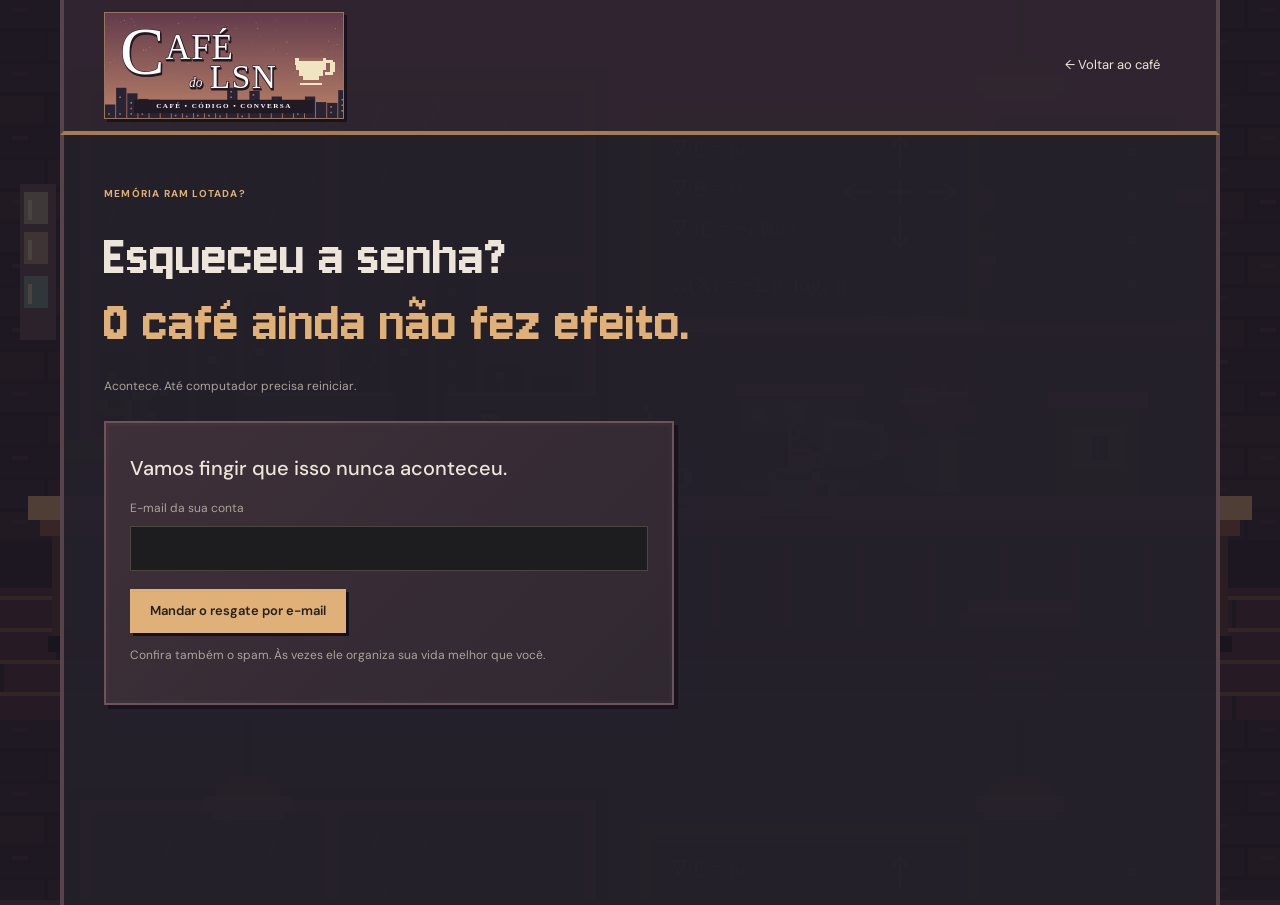
<file: recuperar.html>
<!doctype html>
<html lang="pt-BR"><head><meta charset="utf-8"><meta name="viewport" content="width=device-width,initial-scale=1"><meta name="referrer" content="no-referrer"><meta name="description" content="Recupere seu acesso ao Café do LSN."><title>Esqueci a senha · Café do LSN</title><link rel="icon" type="image/png" sizes="32x32" href="./assets/favicon.png?v=1"><link rel="icon" type="image/svg+xml" href="./assets/favicon.svg?v=1"><link rel="stylesheet" href="./style.css?v=20261130"></head>
<body data-page="recovery"><header><a class="brand" href="./index.html"><picture><source media="(max-width: 750px)" srcset="./assets/logo-mark.svg"><img class="brand-logo" src="./assets/logo-lsn.svg" alt="Café do LSN" width="300" height="132"></picture></a><nav><a href="./index.html">← Voltar ao café</a></nav></header>
<main class="recovery-main"><span class="eyebrow">MEMÓRIA RAM LOTADA?</span><h1>Esqueceu a senha?<br><em>O café ainda não fez efeito.</em></h1><p class="hint">Acontece. Até computador precisa reiniciar.</p>
<p id="recovery-status" role="status" aria-live="polite"></p>
<form id="recover-request"><h2>Vamos fingir que isso nunca aconteceu.</h2><label>E-mail da sua conta<input name="email" type="email" autocomplete="email" required></label><button class="primary" type="submit">Mandar o resgate por e-mail</button><p class="hint">Confira também o spam. Às vezes ele organiza sua vida melhor que você.</p></form>
<form id="recover-reset" hidden><h2>Senha nova. Mesma pessoa esquecida.</h2><label>Nova senha (mínimo 8 caracteres)<input name="password" type="password" minlength="8" autocomplete="new-password" required></label><label>Repita a nova senha<input name="confirmation" type="password" minlength="8" autocomplete="new-password" required></label><button class="primary" type="submit">Salvar e tentar lembrar desta vez</button></form>
<a id="recovery-login" class="page-link" href="./index.html" hidden>Senha salva. Voltar para entrar →</a><button id="recovery-again" type="button" hidden>Pedir outro link. Desta vez eu uso.</button>
</main><script type="module" src="./recovery.js?v=20261113"></script></body></html>
</file>
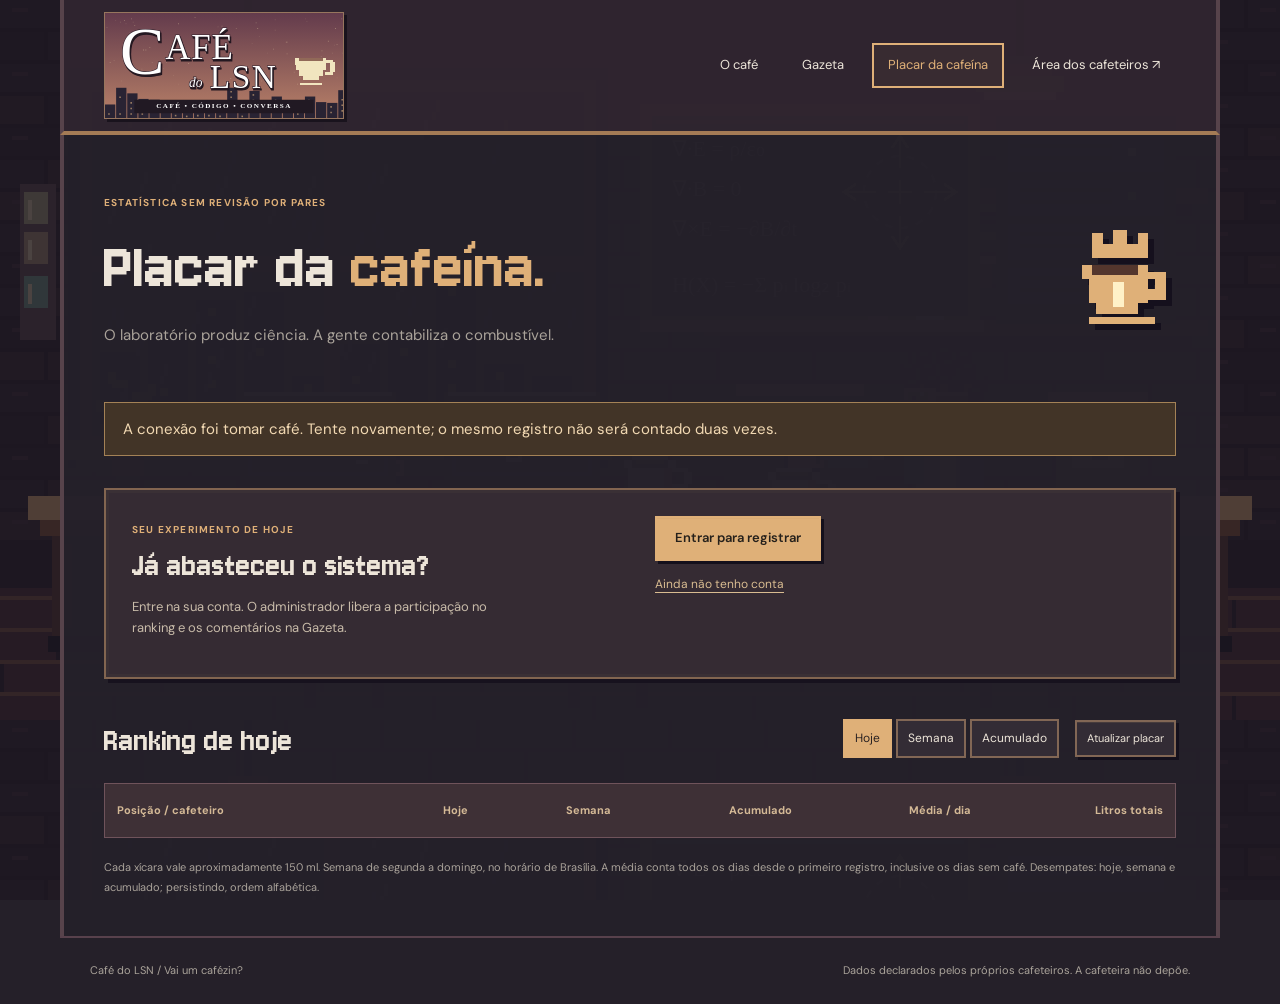
<file: xicaras.html>
<!doctype html>
<html lang="pt-BR"><head><meta charset="utf-8"><meta name="viewport" content="width=device-width,initial-scale=1"><meta name="theme-color" content="#211c29"><meta name="description" content="O ranking de xícaras do Café do LSN: cada gole entra para a estatística."><title>Placar da cafeína · Café do LSN</title><link rel="icon" type="image/png" sizes="32x32" href="./assets/favicon.png?v=1"><link rel="icon" type="image/svg+xml" href="./assets/favicon.svg?v=1"><link rel="stylesheet" href="./style.css?v=20261130"></head>
<body data-page="cups"><header><a class="brand" href="./index.html" aria-label="Café do LSN — início"><picture><source media="(max-width: 750px)" srcset="./assets/logo-mark.svg"><img class="brand-logo" src="./assets/logo-lsn.svg" alt="Café do LSN" width="300" height="132"></picture></a><nav aria-label="Navegação principal"><a href="./index.html">O café</a><a href="./gazeta.html">Gazeta</a><a href="./xicaras.html" class="nav-active" aria-current="page">Placar da cafeína</a><a href="./index.html?acesso=1">Área dos cafeteiros ↗</a></nav></header>
<main class="cups-main"><div class="cups-heading"><div><span class="eyebrow">ESTATÍSTICA SEM REVISÃO POR PARES</span><h1>Placar da <em>cafeína.</em></h1><p>O laboratório produz ciência. A gente contabiliza o combustível.</p></div><img src="./assets/podium-gold.svg" alt="" width="96" height="96"></div>
<p id="cups-status" role="status" aria-live="polite"></p>
<section class="cup-console" aria-labelledby="cup-console-title"><div><span class="eyebrow">SEU EXPERIMENTO DE HOJE</span><h2 id="cup-console-title">Já abasteceu o sistema?</h2><p id="cup-access">Carregando sua permissão…</p><p id="cup-own" hidden></p></div><div class="cup-console-controls">
<p id="cup-pending" hidden></p><button id="cup-retry" type="button" hidden>Confirmar registro pendente</button><form id="cup-form" hidden><label>Quantidade de xícaras<input name="quantity" type="number" min="1" max="100" step="1" value="1" required inputmode="numeric" aria-describedby="cup-measure"></label><small id="cup-measure">1 xícara ≈ 150 ml</small><div class="cup-adjust-buttons"><button class="primary" type="submit" name="direction" value="add">+ Registrar café</button><button id="cup-remove" type="submit" name="direction" value="remove">− Corrigir xícaras</button></div><small>Adicione ou remova apenas do seu total de hoje.</small></form>
<div id="cup-guest" hidden><button id="cup-login-toggle" class="primary" type="button" aria-expanded="false" aria-controls="cup-login">Entrar para registrar</button><a class="cup-create" href="./index.html?acesso=1">Ainda não tenho conta</a></div>
<button id="cup-logout" type="button" hidden>Sair da conta</button>
<form id="cup-login" hidden><h3>Identifique o dono da xícara.</h3><label>E-mail<input name="email" type="email" autocomplete="username" required></label><label>Senha<input name="password" type="password" autocomplete="current-password" required></label><button class="primary" type="submit">Entrar</button><a class="forgot-password" href="./recuperar.html">Esqueceu a senha? A cafeína falhou.</a></form>
</div></section>
<div class="cups-ranking-heading"><div><h2 id="cups-ranking-title">Ranking de hoje</h2><p id="cups-calendar" class="hint"></p></div><div class="cups-period" role="group" aria-label="Período do ranking"><button data-period="today" aria-pressed="true">Hoje</button><button data-period="week" aria-pressed="false">Semana</button><button data-period="total" aria-pressed="false">Acumulado</button></div><button id="cups-refresh" type="button">Atualizar placar</button></div>
<section id="cup-leader" class="cup-leader" hidden aria-label="Destaque do ranking"></section>
<div class="cups-table-wrap"><table class="cups-table"><caption class="sr-only">Consumo de café dos usuários autorizados, em xícaras de aproximadamente 150 ml</caption><thead><tr><th scope="col">Posição / cafeteiro</th><th scope="col">Hoje</th><th scope="col">Semana</th><th scope="col">Acumulado</th><th scope="col">Média / dia</th><th scope="col">Litros totais</th></tr></thead><tbody id="cups-ranking"></tbody></table></div>
<p id="cups-empty" class="hint" hidden>A cafeteira ainda está no aquecimento. Os participantes liberados pelo administrador aparecerão aqui.</p>
<aside id="cup-last" class="cup-last" hidden aria-label="Último lugar do ranking"></aside>
<p class="cups-method hint">Cada xícara vale aproximadamente 150 ml. Semana de segunda a domingo, no horário de Brasília. A média conta todos os dias desde o primeiro registro, inclusive os dias sem café. Desempates: hoje, semana e acumulado; persistindo, ordem alfabética.</p>
</main><footer class="cups-footer">Café do LSN / Vai um cafézin? <span>Dados declarados pelos próprios cafeteiros. A cafeteira não depõe.</span></footer><script type="module" src="./cups.js?v=20261124"></script></body></html>
</file>
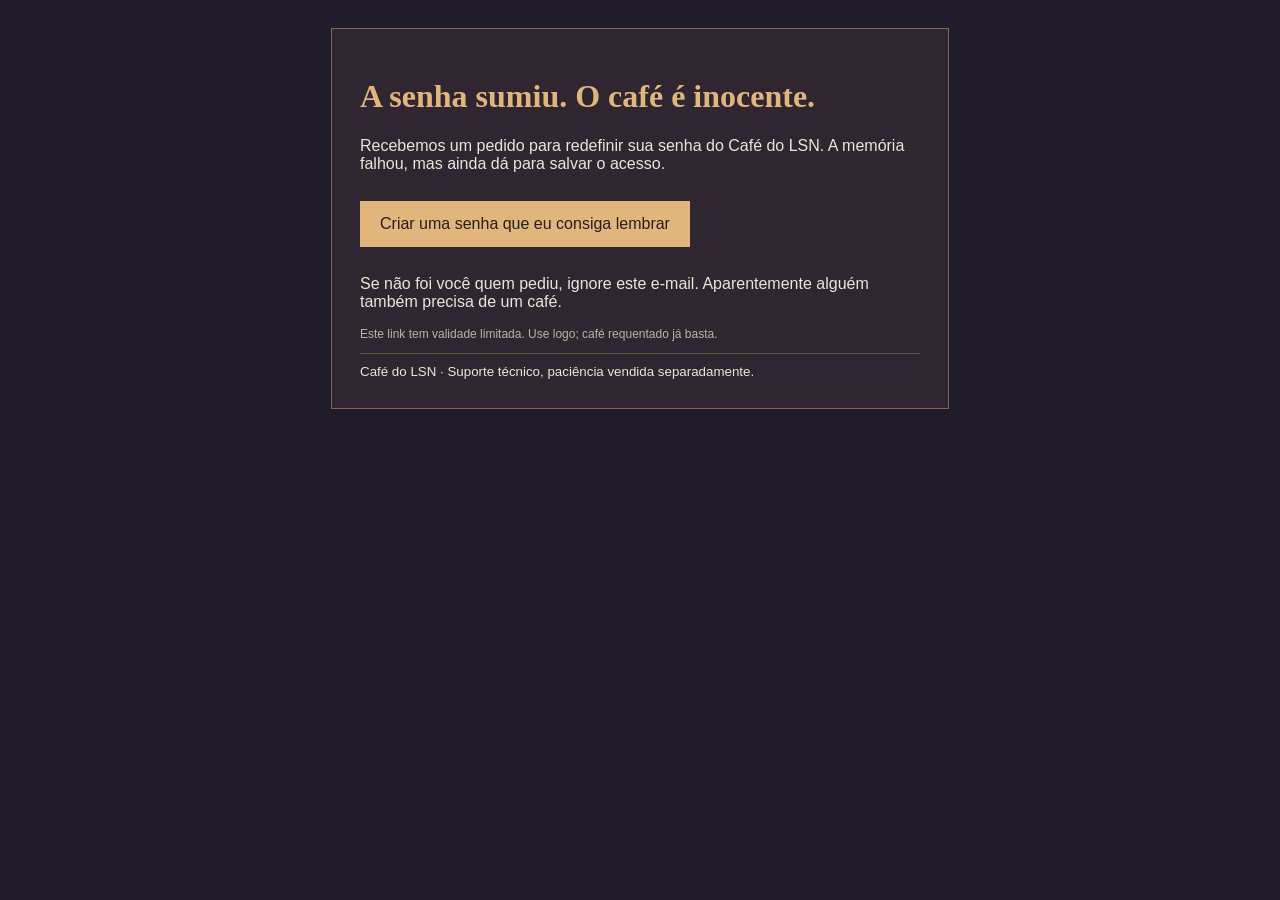
<file: supabase/email-recovery.html>
<!doctype html>
<html lang="pt-BR"><head><meta charset="utf-8"></head><body style="margin:0;background:#211c29;color:#ede5d9;font-family:Arial,sans-serif;padding:28px"><div style="max-width:560px;margin:auto;padding:28px;border:1px solid #856748;background:#302632"><h1 style="font-family:Georgia,serif;color:#e1b67d">A senha sumiu. O café é inocente.</h1><p>Recebemos um pedido para redefinir sua senha do Café do LSN. A memória falhou, mas ainda dá para salvar o acesso.</p><p style="margin:28px 0"><a href="{{ .ConfirmationURL }}" style="padding:14px 20px;background:#e1b67d;color:#251e1b;text-decoration:none;display:inline-block">Criar uma senha que eu consiga lembrar</a></p><p>Se não foi você quem pediu, ignore este e-mail. Aparentemente alguém também precisa de um café.</p><p style="font-size:12px;color:#c0b2a0">Este link tem validade limitada. Use logo; café requentado já basta.</p><hr style="border:0;border-top:1px solid #6f5647"><small>Café do LSN · Suporte técnico, paciência vendida separadamente.</small></div></body></html>
</file>
<file: style.css>
@import url('https://fonts.googleapis.com/css2?family=IBM+Plex+Mono:wght@400;500;600;700&family=Chakra+Petch:wght@400;500;600;700&family=Jersey+10&family=DM+Sans:wght@400;500;600;700&family=Playfair+Display:wght@500;600;700&family=Grenze+Gotisch:wght@500;600;700&display=swap');
:root{color-scheme:dark;--bg:#19191c;--panel:#222225;--line:#38363a;--text:#ede5d9;--muted:#aaa39a;--gold:#dfb078}*{box-sizing:border-box}body{margin:0;background:var(--bg);color:var(--text);font:15px/1.6 monospace}button,input,select{font:inherit}button{cursor:pointer;border:1px solid var(--line);background:transparent;color:var(--text);border-radius:6px;padding:10px 18px}button:hover{background:#35312e;border-color:var(--gold)}button:disabled{opacity:.5;cursor:wait}:focus-visible{outline:2px solid var(--gold);outline-offset:4px}header,main{max-width:1160px;margin:auto;padding:28px 40px}header{display:flex;align-items:center;justify-content:space-between;gap:20px;border-bottom:1px solid var(--line)}.brand{display:flex;align-items:center;gap:12px;color:var(--text);text-decoration:none;font:600 24px 'IBM Plex Mono',Consolas,monospace}.brand-icon{font-size:29px;filter:sepia(1)}.brand small{display:block;margin-top:6px;color:var(--muted);font:9px monospace;letter-spacing:2px}nav{display:flex;gap:12px}nav button{font-size:13px;border-color:transparent}nav .nav-active{color:var(--gold);border-bottom-color:var(--gold);border-radius:0}#admin-toggle span{margin-left:16px;color:var(--gold)}main{padding-top:42px}.intro{padding:20px 0 40px;width:48%;min-height:320px}.eyebrow{font:600 10px monospace;letter-spacing:2.2px;color:var(--gold)}h1{font:500 clamp(42px,5.5vw,68px)/1.12 'IBM Plex Mono',Consolas,monospace;letter-spacing:-1.8px;margin:20px 0}h1 em{color:var(--gold);font-weight:500}.intro p,.member-intro p{color:var(--muted);line-height:1.9}#overview{position:relative}.hero{display:flex;justify-content:space-between;align-items:center;padding:28px 32px;background:linear-gradient(110deg,#30362f,#252b28);border:1px solid #4b5547;border-radius:8px;margin:20px 0}.hero h2{font:500 36px 'IBM Plex Mono',Consolas,monospace;margin:16px 0 8px}.hero p{font-size:13px;color:#b3bbaa;margin:0}.round-label{text-align:center;color:#9fac95;font-size:9px;letter-spacing:2px;border-left:1px solid #4a5245;padding-left:35px}.round-label span{display:block;font:42px 'IBM Plex Mono',Consolas,monospace;margin-bottom:5px}.stats{display:grid;grid-template-columns:repeat(3,1fr);gap:15px;margin:18px 0 42px}.stats article{padding:18px 24px;background:var(--panel);border:1px solid var(--line);border-radius:6px}.stats strong{display:block;font:30px 'IBM Plex Mono',Consolas,monospace;color:var(--gold)}.stats span{font-size:12px;color:var(--muted)}section{margin:32px 0}.section-title{display:flex;align-items:center;justify-content:space-between;gap:16px;margin-bottom:20px}h2{font:500 25px 'IBM Plex Mono',Consolas,monospace;margin:8px 0}h3{font-size:17px;font-weight:500}.section-title button{font-size:12px}.queue{display:grid;grid-template-columns:repeat(4,1fr);gap:12px}.person{background:var(--panel);border:1px solid var(--line);border-radius:6px;padding:18px}.queue .person:first-child{background:#353028;border-color:#96754f}.avatar{display:block;font-size:28px}.person b{display:block;margin:8px 0 4px;font-size:14px}.person small{color:var(--muted);font-size:11px}.queue .person:first-child small{color:var(--gold)}.hint{font-size:12px;color:var(--muted);line-height:1.8}#admin{margin-top:0}.member-intro{margin-bottom:25px}.member-intro h1{font-size:48px}#admin>.section-title{border-bottom:1px solid var(--line);padding-bottom:18px}.auth-tabs{display:flex;gap:8px;margin-bottom:25px}.auth-tabs .selected{color:var(--gold);border-color:var(--gold);background:#302a24}form{max-width:570px;padding:24px;background:var(--panel);border:1px solid var(--line);border-radius:8px;margin:20px 0}form h3{margin-top:0}label{display:block;font-size:12px;color:var(--muted);margin:18px 0}input,select{display:block;margin-top:7px;width:100%;min-width:0;padding:12px;border:1px solid #4c4642;border-radius:5px;background:#1d1d20;color:var(--text)}.primary{background:var(--gold);color:#25201b;border-color:var(--gold);font-weight:600}.primary:hover{background:#efc38e}#login .primary,#signup button{width:100%;margin-top:10px}.editor{display:grid;grid-template-columns:2fr 1fr auto auto auto;gap:8px;align-items:end;margin:12px 0}.editor label{margin:0}.actions{display:flex;gap:10px;flex-wrap:wrap}.history-row{display:flex;justify-content:space-between;gap:16px;border-bottom:1px solid var(--line);padding:18px 0}.history-row small{display:block;color:var(--muted);font-size:12px}.history-row strong{color:var(--gold);font-size:13px}#history>p{padding:26px;border:1px dashed var(--line);text-align:center;color:var(--muted);border-radius:6px;font-size:13px}footer{border-top:1px solid var(--line);text-align:center;margin:50px 0 0;padding:26px 0;color:var(--muted);font-size:12px}.footer-divider{margin:0 14px;color:var(--gold)}#updated{font-size:10px}#status:not(:empty){padding:14px 18px;border:1px solid #826443;background:#352e25;color:#efcf9e;border-radius:6px;margin-bottom:20px;white-space:pre-line}hr{border:0;border-top:1px solid var(--line);margin:30px 0}[hidden]{display:none!important}#pending-profiles,#pending-buys{display:grid;gap:12px;margin:20px 0}#pending-profiles select{margin:12px 0}#pending-buys button{margin:5px}#member{margin-bottom:30px}@media(max-width:750px){header,main{padding:22px}header{flex-wrap:wrap}.brand{font-size:21px}nav{width:100%;justify-content:space-between}nav button{padding:9px 10px}.intro{width:100%;min-height:0;padding:12px 0 22px}.cafe-scene{position:relative;top:auto;width:100%;height:260px;margin:6px 0 30px}.hero{padding:22px}.hero h2{font-size:28px}.hero .eyebrow{font-size:9px;line-height:1.9}.round-label{padding-left:16px;margin-left:12px;font-size:8px}.round-label span{font-size:30px}.stats{gap:8px}.stats article{padding:15px 10px}.stats strong{font-size:25px}.stats span{font-size:10px}.queue{grid-template-columns:repeat(2,1fr)}.editor{grid-template-columns:1fr 1fr}.editor button{font-size:12px}.history-row{flex-wrap:wrap}.member-intro h1{font-size:40px}form{padding:20px}.footer-divider{margin:0 6px}}@media(prefers-reduced-motion:no-preference){button{transition:background .18s,border-color .18s}.pixel-cup:before{animation:steam 3s ease-in-out infinite}@keyframes steam{50%{opacity:.3;transform:translateY(-6px) rotate(90deg)}}}

/* All art is drawn on an integer pixel grid in assets/. */
body{background:#211c29;font-family:monospace;font-size:14px;isolation:isolate}
body:before{content:'';position:fixed;inset:0;z-index:-2;background:#211c29 url('./assets/science-lab.svg') center top / max(1280px,100vw) auto repeat-y;image-rendering:pixelated}
body:after{content:'';position:fixed;inset:0;background:#14121cc7;z-index:-1}
header,main{background:#211d29f5;border-left:4px solid #42323e;border-right:4px solid #42323e}
header{border-bottom:4px solid #78513f;padding-top:22px;padding-bottom:22px}
main{min-height:calc(100vh - 100px)}
.brand{font-size:30px}.brand-icon{image-rendering:pixelated;filter:none;object-fit:contain}.brand small{font-size:9px;letter-spacing:2px}
button,input,select,.hero,.stats article,.person,form,#history>p,#status:not(:empty){border-radius:0}
button{border:2px solid #745e50;box-shadow:3px 3px 0 #100e18;font-size:12px}
button:hover{background:#4c3740}button:active{transform:translate(2px,2px);box-shadow:1px 1px 0 #100e18}
nav .nav-active{border:2px solid var(--gold);background:#382b31}
h1{font-size:clamp(36px,4.4vw,56px);line-height:1.1;letter-spacing:-1px}h1 em{font-style:normal}
h2,.hero h2{font-family:'IBM Plex Mono',Consolas,monospace}.intro{min-height:290px;padding-top:15px;width:49%}.intro p{font-size:13px}.eyebrow{font-size:9px;letter-spacing:1.2px}
.cafe-scene{position:absolute;right:0;top:10px;width:47%;margin:0;border:4px solid #967357;background:#211c29;box-shadow:6px 6px 0 #110e1b}
.cafe-scene img{display:block;width:100%;height:auto;image-rendering:pixelated}
.cafe-scene figcaption{display:flex;justify-content:space-between;gap:8px;padding:10px 8px;background:#302530;color:#d6b28a;font:9px monospace}
.cafe-scene figcaption span{font-size:7px;align-self:center}
.hero{background:#303a32;border:3px solid #7d8d69;box-shadow:5px 5px 0 #110e1b;padding:24px}
.open-dot{display:inline-block;width:6px;height:6px;background:#b8c9a6;margin-right:8px}
#next{display:flex;align-items:center;gap:12px}#next .avatar{width:56px;height:56px;margin:0;flex-shrink:0}
.stats article,.person,form{background:#2d2632;border:2px solid #594452;box-shadow:4px 4px 0 #15111f}
.stats strong{font-size:32px}.stats span{font-size:11px}.stats{margin-bottom:30px}.queue .person:first-child{border:2px solid #c39662;background:#403031}
.avatar{display:block;image-rendering:pixelated;object-fit:contain;width:42px;height:42px}.person-label{display:flex!important;align-items:center;gap:10px}.person-label .avatar{width:28px;height:28px}
.round-label span{font-family:'IBM Plex Mono',Consolas,monospace}.round-label{border-left:2px solid #637255}
.section-title{margin-bottom:16px}.section-title h2{font-size:28px}.history-row{border-bottom:2px solid #4c3a47}
footer{font-size:11px;border-top:2px solid #58414c;margin-top:32px}.footer-divider{margin:0 8px}
@media(max-width:750px){header,main{padding:20px;border-left:0;border-right:0}.brand{font-size:28px}.intro{width:100%;min-height:0;padding-bottom:20px}h1{font-size:42px}.cafe-scene{position:relative;top:auto;width:100%;height:auto;margin:0 0 26px}.hero{padding:18px}#next .avatar{width:42px;height:42px}.stats span{font-size:10px}.stats article{padding:12px 8px}.stats strong{font-size:28px}.member-intro h1{font-size:36px}.cafe-scene figcaption{font-size:8px}.cafe-scene figcaption span{font-size:6px}.hero .eyebrow{font-size:8px}.hero p{font-size:11px}}

/* Richer materials and readable UI, with pixel artwork kept crisp. */
body{font-family:'DM Sans',Arial,sans-serif;font-size:15px;background:#252029}
body:after{background:#17121bb0}
header,main{background:#25212af5;border-color:#57434b}
body>header{border-bottom-color:#a47b55;background:#302630f7}
button,input,select{font-family:'DM Sans',Arial,sans-serif}
button{font-size:13px;background:#332c35;border-color:#826755;box-shadow:inset 0 1px #b3956926,3px 3px #14101c}
.brand{font-family:'IBM Plex Mono',Consolas,monospace;font-size:31px}.brand small{font-family:'DM Sans',Arial,sans-serif;font-size:9px}
.intro{min-height:320px}.intro p{font-size:14px;max-width:340px}.intro h1{font-size:clamp(36px,4vw,52px)}
.eyebrow{font-family:'DM Sans',Arial,sans-serif;font-weight:700;font-size:10px;line-height:1.6}
.cafe-scene{border:5px solid #ae8865;box-shadow:0 0 0 2px #4b3740,7px 7px #15101d}
.cafe-scene figcaption{padding:12px 10px;background:#48333a;color:#ead2aa}
.hero{background:linear-gradient(100deg,#3c493c,#303c35);border:2px solid #8c9c79;box-shadow:inset 0 0 0 4px #b5c69a0c,5px 5px #15111d}
.stats article,.person,form{background:linear-gradient(135deg,#3e3039,#302831);border:2px solid #6f535b;box-shadow:inset 0 0 0 3px #dfb07806,4px 4px #18131f}
.stats article{padding:20px 24px}.stats span{font-size:12px}.avatar{width:48px;height:48px}.person b{font-size:15px}.person small{font-size:12px}
.queue .person:first-child{background:linear-gradient(135deg,#594032,#3d3032);border-color:#caa16c}
.hint{font-size:12px}.section-title h2{font-size:30px}footer{font-family:'DM Sans',Arial,sans-serif;font-size:12px}
/* A newspaper laid on the coffee table, inspired by the supplied reference. */
.newspaper-wrap{padding:22px 12px 24px;margin:42px 0 26px;background:#392c2b;border:2px solid #5f4541;box-shadow:inset 0 0 0 6px #302326}
.newspaper{position:relative;max-width:950px;margin:auto;padding:18px 26px 14px;color:#39332c;background-color:#d3c6a6;background-image:repeating-linear-gradient(0deg,#6f5b3e07 0 1px,transparent 1px 4px),linear-gradient(102deg,#e1d5b8,#d5c7a9 48%,#dcd0b2 51%,#d8caac);border:1px solid #ad9b7d;box-shadow:0 4px 12px #1d172b24;transform:rotate(-.65deg)}
.paper-topline,.paper-dateline,.paper-bottom{display:flex;justify-content:space-between;align-items:center;gap:10px;font-family:Georgia,serif;font-size:10px}
.paper-topline{font-size:8px;letter-spacing:1px;padding-bottom:7px}
.newspaper .paper-masthead{display:flex;align-items:center;justify-content:space-between;gap:14px;max-width:none;margin:0;padding:12px 0;background:transparent;border:0;border-top:3px double #615341;border-bottom:3px double #615341}
.paper-masthead h2{font-family:'Playfair Display',Georgia,serif;font-size:clamp(30px,4.5vw,58px);font-weight:400;margin:0;line-height:1.1;letter-spacing:-1px;text-align:center}
.paper-seal{text-align:center;border:1px solid #7d6c54;padding:7px 9px;font:bold 19px Georgia,serif;transform:rotate(-4deg)}
.paper-seal small{display:block;font:7px/1.3 Georgia,serif;letter-spacing:1px;margin-top:3px}
.paper-masthead img{width:50px;height:52px;image-rendering:pixelated;filter:sepia(1) brightness(.65)}
.paper-dateline{border-bottom:1px solid #7b6a52;padding:6px 0;font-size:11px}
.paper-columns{display:grid;grid-template-columns:1fr 2.45fr;gap:20px;padding:18px 0}
.paper-sidebar{border-right:1px solid #8b795e;padding-right:18px}
.paper-kicker{font:700 8px/1.5 'DM Sans',Arial,sans-serif;letter-spacing:1px}
.paper-sidebar h3{font:700 24px/1.12 Georgia,serif;margin:12px 0}
.paper-sidebar p{font:13px/1.5 Georgia,serif;margin:12px 0}
.paper-rules{height:105px;opacity:.5;background:repeating-linear-gradient(0deg,#655540 0 2px,transparent 2px 5px);border-bottom:5px solid transparent;clip-path:polygon(0 0,100% 0,100% 28%,80% 28%,80% 33%,100% 33%,100% 80%,65% 80%,65% 85%,100% 85%,100% 100%,0 100%)}
.paper-note{border-top:1px solid #89785d;padding-top:14px;font-style:italic!important}
.paper-feature{text-align:center;min-width:0}
.paper-feature blockquote{font:700 clamp(23px,3vw,37px)/1.12 Georgia,serif;letter-spacing:-.7px;margin:14px 0 12px}
.quote-credit{display:grid;gap:5px;margin-bottom:16px;font-family:Georgia,serif}.quote-credit strong{font-size:14px}.quote-credit span{font-size:11px;font-style:italic}
.paper-photo{margin:0;border-top:1px solid #7b6a52;padding-top:8px}.paper-photo img{display:block;width:100%;height:180px;object-fit:cover;object-position:center 58%;image-rendering:pixelated;filter:grayscale(1) sepia(.7) contrast(.85);mix-blend-mode:multiply}.paper-photo figcaption{font:italic 10px/1.4 Georgia,serif;padding-top:5px}
.paper-bottom{font-size:8px;border-top:3px double #7b6a52;padding-top:8px;letter-spacing:.5px}
@media(max-width:750px){.intro{min-height:0}.stats article{padding:14px 10px}.stats span{font-size:10px}.hero .eyebrow{font-size:9px}.newspaper-wrap{padding:12px 7px;margin-top:30px}.newspaper{padding:12px 14px;transform:none}.paper-topline{font-size:7px}.paper-topline span:nth-child(2){display:none}.newspaper .paper-masthead{flex-wrap:nowrap;gap:8px;padding:12px 0}.paper-seal{display:none}.paper-masthead h2{font-size:35px;text-align:left}.paper-masthead img{width:32px;height:36px}.paper-dateline{font-size:9px;flex-wrap:wrap}.paper-dateline span:last-child{display:none}.paper-columns{grid-template-columns:1fr;gap:12px;padding:14px 0}.paper-sidebar{border:0;border-bottom:1px solid #8b795e;padding:0 0 10px}.paper-sidebar h3{font-size:19px;margin:6px 0}.paper-sidebar p,.paper-rules,.paper-note{display:none}.paper-feature blockquote{font-size:27px}.paper-photo img{height:140px}.paper-bottom{font-size:7px;align-items:flex-start}.paper-bottom span{max-width:50%}.cafe-scene figcaption span{font-size:6px}}

/* Original illustrated wordmark and the coffee resting on the newspaper. */
body>header{padding-top:12px;padding-bottom:12px}
.brand-logo{display:block;width:240px;height:auto;border:1px solid #97765e;box-shadow:3px 3px #19131d}
.paper-photo{position:relative}
.paper-photo .top-coffee{position:absolute;right:-12px;bottom:24px;width:136px;height:136px;object-fit:contain;filter:none;mix-blend-mode:normal;image-rendering:pixelated;transform:rotate(8deg)}
@media(max-width:750px){.brand-logo{width:210px}.paper-photo .top-coffee{width:96px;height:96px;right:-8px;bottom:32px}}

.cafe-scene figcaption{align-items:center;gap:8px}.cafe-scene figcaption>span{font:8px/1.5 monospace}
#scene-motion{font:10px 'DM Sans',Arial,sans-serif;padding:5px 7px;white-space:nowrap;box-shadow:2px 2px #211923;border:1px solid #9e8065;background:#322934;color:#edddbe}
@media(max-width:750px){.cafe-scene figcaption>span{font-size:7px}#scene-motion{font-size:9px}}

/* The saucer rests on the table beside the paper, clear of the printed photograph. */
.newspaper-wrap{position:relative;padding-right:132px}
.newspaper-wrap>.top-coffee{position:absolute;right:-4px;top:45%;width:158px;height:auto;image-rendering:pixelated;transform:none;pointer-events:none}
@media(max-width:750px){.newspaper-wrap{padding-right:7px;padding-bottom:115px}.newspaper-wrap>.top-coffee{top:auto;bottom:0;right:10px;width:132px}}

/* The coffee cup is the page-turn control, on the bottom-right of the paper. */
.newspaper-wrap{padding:22px 12px 24px}.paper-navigation{display:flex;align-items:flex-end;justify-content:space-between;min-height:125px;padding-top:8px;font:11px Georgia,serif}
#paper-turn{display:flex;flex-direction:column;align-items:center;border:0;background:transparent;box-shadow:none;padding:0 4px;color:#42382c;font:11px Georgia,serif}
#paper-turn:hover{background:#69533812}#paper-turn:focus-visible{outline:2px solid #6b4d30;outline-offset:4px}
#paper-turn .top-coffee{position:static;width:132px;height:auto;transform:none;image-rendering:pixelated;pointer-events:none}
.paper-masthead img{width:60px;height:42px;object-fit:contain;filter:sepia(1) brightness(.65)}
@media(max-width:750px){.newspaper-wrap{padding:12px 7px}.paper-navigation{min-height:110px}#paper-turn .top-coffee{width:112px}.paper-masthead img{width:42px;height:32px}}

/* Compact footer: page number and cup control share a single horizontal row. */
.paper-bottom{align-items:center;gap:12px;padding-top:6px}
.paper-footer-copy{display:grid;gap:6px;min-width:0}
.paper-bottom #paper-page-number{font-size:10px;letter-spacing:0}
#paper-turn{flex-direction:row;gap:3px;padding:2px;min-height:44px;flex-shrink:0;text-align:left}
#paper-turn .top-coffee{width:56px;height:50px;flex-shrink:0}
#paper-turn-label{max-width:80px;font-size:10px;line-height:1.3}
@media(max-width:750px){.paper-bottom{align-items:center;gap:8px}.paper-bottom span{max-width:none}.paper-footer-copy{max-width:55%;font-size:7px}#paper-turn .top-coffee{width:48px;height:43px}#paper-turn-label{max-width:58px;font-size:9px}}

.avatar.profile-picture{image-rendering:auto;border-radius:50%;object-fit:cover;border:2px solid #bd9b75}
#photo-preview .avatar{width:80px;height:80px;margin-top:16px}#remove-photo{margin:0 10px 10px 0}
#gazette-comments{padding:22px;background:#2b242e;border:1px solid #6b5055;margin:26px 0 0;color:var(--text)}
#gazette-comments h3{margin:0}#gazette-comments form{max-width:none;margin-bottom:0}#comments-login,#comments-status{font-size:12px;color:var(--muted)}
textarea{font:inherit;width:100%;resize:vertical;margin-top:7px;padding:12px;border:1px solid #6f535b;background:#1d1d20;color:var(--text);box-sizing:border-box}
.gazette-comment{padding:16px 0;border-bottom:1px solid #68505a}.gazette-comment p{white-space:pre-wrap;overflow-wrap:anywhere}.gazette-comment small{color:var(--muted);font-size:11px}.gazette-comment button{font-size:11px;padding:6px 12px}
@media(max-width:750px){#gazette-comments{padding:14px}.gazette-comment p{font-size:14px}}

#gazette-editor{border-bottom:2px solid #6f535b;padding-bottom:28px;margin-bottom:30px}.editor-layout{display:grid;grid-template-columns:1fr 1fr;gap:26px;align-items:start}.editor-layout form{max-width:none;margin-top:0}.editor-layout>div{min-width:0}
#post-preview{transform:none;padding:22px;margin-top:14px}#post-preview h2{font:32px 'Playfair Display',Georgia,serif;text-align:center;border-bottom:3px double #7b6a52;padding-bottom:12px}#post-preview h3{font:bold 23px Georgia,serif;overflow-wrap:anywhere}
#post-preview blockquote{font:bold 26px/1.2 Georgia,serif;margin:18px 0;white-space:pre-wrap;overflow-wrap:anywhere}#post-preview p,#post-preview time{font:14px/1.5 Georgia,serif;white-space:pre-wrap;overflow-wrap:anywhere}#post-preview figure{margin:16px 0 0}#post-preview img{width:100%;height:auto;display:block}#post-preview figcaption{font:italic 12px Georgia,serif}#post-status{font-size:13px}
#post-body{font:15px/1.5 Georgia,serif;text-align:left;white-space:pre-wrap;overflow-wrap:anywhere}#post-title{font:bold 22px Georgia,serif;overflow-wrap:anywhere}.paper-feature blockquote{white-space:pre-wrap;overflow-wrap:anywhere}.paper-photo img.publication-photo{height:auto;max-height:360px;object-fit:contain;filter:none;mix-blend-mode:normal;image-rendering:auto}#comment-signin{font-size:12px;margin-top:8px}
@media(max-width:850px){.editor-layout{grid-template-columns:1fr}.editor-layout>div{order:-1}#post-preview blockquote{font-size:23px}}

nav a,.page-link{display:inline-block;text-decoration:none;color:var(--text);padding:10px 14px;font:13px 'DM Sans',Arial,sans-serif;border:2px solid transparent;line-height:1.6}nav a:hover{background:#443039}nav a.nav-active{color:var(--gold);border:2px solid var(--gold);background:#382b31}.page-link{border-color:var(--gold);color:#25201b;margin-top:10px}
.gazette-invitation{padding:28px;background:#3d3036;border:2px solid #89694f}.gazette-invitation p,.gazette-heading p{color:var(--muted)}.gazette-heading{margin-bottom:28px}.gazette-heading h1{font:52px 'Playfair Display',Georgia,serif;letter-spacing:0;margin:12px 0}
.gazette-layout{display:grid;grid-template-columns:225px minmax(0,1fr);gap:24px;align-items:start}.gazette-archive{position:sticky;top:20px;background:#2d2630;border:2px solid #6f535b;padding:18px}.gazette-archive h2{font-size:24px}.gazette-archive h3{font-size:15px;text-transform:capitalize;border-bottom:1px solid #6f535b;padding-bottom:9px}.gazette-archive label{font-size:12px}.gazette-archive>button{padding:7px 10px}.gazette-archive small{font-size:10px;color:var(--muted)}.archive-post{width:100%;text-align:left;margin:8px 0;padding:10px;display:grid;gap:5px;font-size:12px}.archive-post[aria-current]{border-color:var(--gold);background:#44342f}.archive-post span{overflow-wrap:anywhere}.gazette-reading{min-width:0}.gazette-reading .newspaper-wrap{margin:0;padding:14px 8px}.gazette-reading .newspaper{transform:none;padding:16px 20px}.gazette-reading .paper-masthead h2{font-size:42px}.gazette-reading .paper-columns{grid-template-columns:1fr}.gazette-reading .paper-sidebar{display:none}.gazette-reading .paper-feature blockquote{font-size:30px}.gazette-reading #post-title{font:bold 30px/1.15 Georgia,serif;text-align:left}.gazette-reading #post-body{font:17px/1.7 Georgia,serif;margin:24px 0;text-align:left}.gazette-reading .paper-photo img{height:auto;max-height:420px;object-fit:contain}.gazette-reading .paper-topline{font-size:7px}#posts-status:not(:empty){padding:14px;border:1px solid #b48b60;margin-bottom:20px}
@media(max-width:900px){.gazette-layout{grid-template-columns:1fr}.gazette-archive{position:static}.gazette-archive #archive-list{display:flex;gap:10px;flex-wrap:wrap;max-height:240px;overflow:auto}.gazette-archive #archive-list h3,.gazette-archive #archive-list>small{width:100%;margin:8px 0}.archive-post{width:calc(50% - 5px);margin:0}.gazette-heading h1{font-size:43px}.gazette-reading .paper-masthead h2{font-size:36px}}
@media(max-width:750px){nav{gap:4px;flex-wrap:wrap}nav a,nav button{font-size:11px;padding:8px 9px}nav{width:auto}.gazette-reading .newspaper{padding:12px}.gazette-reading .paper-seal{display:none}.gazette-reading #post-title{font-size:25px}.gazette-reading .paper-feature blockquote{font-size:25px}.gazette-reading #post-body{font-size:16px}.gazette-reading .paper-topline span:nth-child(2){display:none}.gazette-reading .paper-masthead h2{font-size:31px}}

/* Clear retro lettering, and a newspaper serif without blackletter glyphs. */
h1,.hero h2,.section-title h2,.stats strong,.round-label span{font-family:'IBM Plex Mono',Consolas,monospace;font-variant-numeric:tabular-nums;letter-spacing:-.5px}
.intro h1{font-size:clamp(31px,3.5vw,46px);line-height:1.25}.member-intro h1{font-size:40px}
.paper-masthead h2,.gazette-heading h1,#post-preview h2{font-family:'Playfair Display',Georgia,serif;font-weight:600;letter-spacing:-.5px;line-height:1.2}
.paper-feature blockquote,#post-preview blockquote{font-family:Georgia,'Times New Roman',serif;line-height:1.35;letter-spacing:0;font-weight:600}
#post-preview .preview-quote-label{font:700 10px/1.5 'DM Sans',Arial,sans-serif;letter-spacing:1.5px;display:block;margin-top:20px}
#post-quote{font:16px/1.6 'DM Sans',Arial,sans-serif;min-height:130px}#post-form label[for=post-quote]{margin-bottom:6px}
@media(max-width:750px){.intro h1{font-size:32px}.member-intro h1{font-size:30px}.gazette-heading h1{font-size:37px}.gazette-reading .paper-masthead h2{font-size:29px}}

/* A more open blackletter preserves the old newspaper masthead. */
.paper-masthead h2,.gazette-heading h1,#post-preview h2{font-family:'Grenze Gotisch','Playfair Display',Georgia,serif;font-weight:600;letter-spacing:.3px;line-height:1.25}

/* Large pixel headings, clear interface text and distinctive old-paper lettering. */
body[data-page=cafe] .intro h1,body[data-page=cafe] .hero h2,body[data-page=cafe] .section-title h2,.member-intro h1,.stats strong{font-family:'Jersey 10','Chakra Petch',Consolas,sans-serif;font-weight:400;letter-spacing:.3px;font-variant-numeric:tabular-nums}
body[data-page=cafe] .intro h1{font-size:clamp(42px,5vw,66px);line-height:1.08;text-shadow:3px 3px #120f1a}.stats strong{font-size:38px}.member-intro h1{font-size:48px}
.paper-masthead h2,.gazette-heading h1,#post-preview h2{font-family:'Grenze Gotisch',Georgia,serif;font-weight:700;letter-spacing:1px;text-shadow:1px 1px #ac947333}.paper-masthead h2:before,.paper-masthead h2:after{content:'✦';font:14px Georgia,serif;display:inline-block;margin:0 12px;vertical-align:middle;color:#7f6245}
.newspaper .paper-masthead{border-top:4px double #615341;border-bottom:4px double #615341}.gazette-heading h1{border-bottom:3px double #8c6b50;padding-bottom:14px;display:inline-block}.paper-feature #post-title:first-letter{font-size:1.25em}
.author-badge{display:inline-flex;align-items:center;gap:5px;padding:3px 9px;border:1px solid #ccaa68;color:#f2d79c;background:#48392c;font:600 11px/1.5 'DM Sans',Arial,sans-serif;letter-spacing:.5px}.author-badge:before{content:'✦';color:#f1d294}.person .author-badge{margin-top:10px}#my-author-badge{margin:12px 0}.author-profile,.my-post-row{display:flex;align-items:center;justify-content:space-between;gap:14px;padding:16px;border:1px solid #70545d;margin:12px 0;background:#302832}.author-profile>div{display:grid;gap:8px}.author-profile button{font-size:12px}#post-publisher{display:flex;justify-content:center;align-items:center;gap:8px;font:12px Georgia,serif;margin-bottom:12px}#post-publisher .author-badge{background:#d6c29c;color:#443226;border-color:#937446}#my-posts:empty{display:none}
@media(max-width:750px){body[data-page=cafe] .intro h1{font-size:46px}.member-intro h1{font-size:37px}.paper-masthead h2:before,.paper-masthead h2:after{display:none}.author-profile,.my-post-row{flex-wrap:wrap}.stats strong{font-size:32px}}

.gazette-heading>.eyebrow{display:block}.gazette-heading h1{margin-top:12px}

.format-toolbar{display:flex;gap:8px;flex-wrap:wrap;margin:8px 0}.format-toolbar button{padding:7px 10px;font-size:12px}.format-toolbar strong,.format-toolbar em{margin-right:5px}
#post-body p,.preview-body p{white-space:pre-wrap;margin:0 0 1em}#post-body a,.preview-body a{color:#533b25;text-decoration:underline;text-underline-offset:3px;font-weight:600}#post-body strong,.preview-body strong{font-weight:700}#post-body em,.preview-body em{font-style:italic}

.article-style-controls{display:grid;grid-template-columns:1fr 1fr;gap:12px}.article-style-controls label{margin:8px 0}.article-style-controls select{font-size:14px}
#post-body ul,#post-body ol,.preview-body ul,.preview-body ol{padding-left:1.5em;margin:0 0 1em;white-space:normal}#post-preview .preview-body{font:18px/1.7 Georgia,serif}#post-body p,.preview-body p{font:inherit;line-height:inherit}
@media(max-width:500px){.article-style-controls{grid-template-columns:1fr}.format-toolbar button{flex-grow:1}}

#post-preview .preview-body p,#post-preview .preview-body li{font:inherit;line-height:inherit}

/* Original Café do LSN insignias: cup shield / quill and newspaper. */
.role-badge{display:inline-flex;align-items:center;gap:6px;padding:3px 8px;min-height:28px;border:1px solid;font:700 10px/1.3 'DM Sans',Arial,sans-serif;letter-spacing:.8px;vertical-align:middle;white-space:nowrap}
.role-badge img{display:block;width:20px;height:22px;object-fit:contain;image-rendering:pixelated;flex-shrink:0}
.role-badge.admin-badge{background:#443323;border-color:#d1a75f;color:#ffe0a1}.role-badge.author-badge{background:#273e36;border-color:#86b9a5;color:#d0efdf}.role-badge:before{content:none}
.person>.role-badge{margin:10px 5px 0 0}#my-author-badge{display:flex;flex-wrap:wrap;gap:8px}.person-label{flex-wrap:wrap}.person-label .role-badge{margin-left:3px;font-size:9px}
#post-publisher .admin-badge{background:#e8d2a3;color:#65451d;border-color:#a37e40}#post-publisher .author-badge{background:#d1dfc5;color:#315d4e;border-color:#779984}
@media(max-width:750px){.role-badge{padding:3px 6px;font-size:9px}.role-badge img{width:18px;height:20px}#post-publisher{flex-wrap:wrap}}

.support-footer{border:1px solid #72584d;background:#2c242a;padding:22px;margin-bottom:24px}.support-footer .eyebrow{font-size:9px;color:#d4b37b}.support-footer p{font-size:14px;line-height:1.6;color:#e8d8bf;margin:12px 0}.support-footer #support-contact{font-size:12px;line-height:1.6;color:#bdb2a6;display:block}.support-phone{display:inline-block;color:#f0cd8d;font-size:16px;font-weight:700;text-underline-offset:4px;padding:8px 12px}.support-phone:hover{color:#fff0cf}.support-footer .eyebrow{display:block;line-height:1.6}

#comments-approval{padding:14px;border:1px solid #ae8c58;background:#443626;color:#f0d3a1;font-size:13px;line-height:1.6}

.comment-reply{margin-left:calc(var(--reply-depth)*20px);padding-left:14px;border-left:2px solid #7c6451}.reply-recipient{display:block;color:#d2b687!important;margin-bottom:8px}.comment-actions{display:flex;gap:8px}.comment-actions button{background:transparent;box-shadow:none}.comment-deleted>p{font-style:italic;color:var(--muted)}#reply-context{display:flex;align-items:center;justify-content:space-between;gap:12px;padding:12px;border-left:3px solid var(--gold);background:#44352e;margin-bottom:16px;font-size:13px}#cancel-reply{font-size:11px;padding:6px 9px}
@media(max-width:750px){.comment-reply{margin-left:calc(var(--reply-depth)*10px);padding-left:10px}#reply-context{flex-wrap:wrap}}

/* Small, secondary support note; the phone is revealed only on request. */
.support-footer{border:0;background:transparent;padding:0;margin:0 0 16px;font-size:11px;color:#aaa199}
.support-caption{font-size:10px;color:#b9ada0}.support-footer p{font-size:11px;color:#aaa199;line-height:1.5;margin:4px 0 6px}
.support-details summary{display:list-item;list-style-position:inside;cursor:pointer;font-size:10px;color:#b8aa98;width:fit-content;margin:0 auto;text-decoration:underline;text-decoration-style:dotted;text-underline-offset:3px}
.support-details summary:hover{color:#e1d1b9}.support-details #support-contact{font-size:12px;line-height:1.5;color:#c6b9a6;margin-top:9px}.support-details small{display:block;font-size:10px;line-height:1.5;color:#aaa199;margin-top:3px}

.site-footer{display:flex;align-items:flex-start;justify-content:space-between;gap:24px;text-align:left}.footer-brand{display:grid;gap:6px;padding-top:2px;flex:1}.site-footer .support-footer{margin:0;max-width:390px;text-align:right;flex:1}.site-footer .support-details summary{margin:0 0 0 auto}.support-email{color:#cdbb9e;text-decoration:underline;text-underline-offset:3px;overflow-wrap:anywhere}.support-email:hover{color:#f3dfbd}
@media(max-width:600px){.site-footer{gap:14px}.footer-brand{font-size:11px;max-width:45%}.footer-brand .footer-divider{margin:0 4px}.site-footer .support-footer{max-width:55%}.support-email{font-size:11px}}

.forgot-password{display:block;margin-top:18px;font-size:12px;color:#dac29d;text-decoration:underline;text-underline-offset:4px}.forgot-password:hover{color:#fff0d4}
.recovery-main{min-height:calc(100vh - 130px);padding-top:45px;padding-bottom:55px}.recovery-main h1{font-family:'Jersey 10','Chakra Petch',monospace;font-size:clamp(38px,5vw,60px);max-width:850px;letter-spacing:0}.recovery-main form{margin-top:24px}.recovery-main h2{font-family:'DM Sans',Arial,sans-serif;font-size:20px}.recovery-main #recovery-status:not(:empty){padding:15px;border:1px solid #a48256;background:#423427;color:#f2d9b3;max-width:650px;line-height:1.6}.recovery-main .page-link{margin-top:18px;border-color:#98754e}#recovery-again{margin-top:14px}
@media(max-width:750px){.recovery-main{padding-top:30px}.recovery-main h1{font-size:42px}.recovery-main h2{font-size:18px}}

.gazette-reading .newspaper-wrap{box-shadow:inset 0 0 0 3px #30232640}
#post-admin-actions{display:flex;justify-content:flex-end;margin-bottom:14px}#post-admin-actions[hidden]{display:none}.delete-post{color:#f0c6b9;border-color:#a77667;font-size:12px}.delete-post:hover{background:#513337}.my-post-row>div{min-width:0;overflow-wrap:anywhere}.my-post-row p{font-size:12px;color:var(--muted)}

.user-profile{display:flex;justify-content:space-between;align-items:center;gap:16px;padding:16px;margin:12px 0;border:1px solid #70545d;background:#302832}.user-profile>div{display:flex;align-items:center;gap:8px;flex-wrap:wrap;min-width:0;overflow-wrap:anywhere}.user-profile small{color:var(--muted);font-size:12px}.delete-user{color:#f0c6b9;border-color:#a77667;white-space:nowrap}.delete-user:hover{background:#513337}@media(max-width:600px){.user-profile{align-items:flex-start;flex-wrap:wrap}.user-profile>div{width:100%}}

/* Placar da cafeína */
.sr-only{position:absolute;width:1px;height:1px;padding:0;margin:-1px;overflow:hidden;clip:rect(0,0,0,0);white-space:nowrap;border:0}
body[data-page=cups] header nav{flex-wrap:wrap;justify-content:flex-end}.cups-heading{display:flex;justify-content:space-between;gap:24px;align-items:center;padding:12px 0 25px}.cups-heading h1{font:clamp(44px,6vw,70px)/1 'Jersey 10',monospace;letter-spacing:0}.cups-heading p{color:var(--muted);max-width:540px}.cups-heading>img{image-rendering:pixelated;width:112px;height:112px;filter:drop-shadow(6px 6px #15101d)}
#cups-status:not(:empty){padding:14px 18px;border:1px solid #a48256;background:#423427;color:#f2d9b3;line-height:1.6}.cup-console{display:grid;grid-template-columns:1fr 1fr;gap:30px;padding:26px;border:2px solid #826550;background:#352b33;box-shadow:inset 0 0 0 3px #dfb07808,4px 4px #17121e}.cup-console h2{font:34px 'Jersey 10',monospace;letter-spacing:0}.cup-console p{font-size:13px;color:#c8bba9;max-width:400px}#cup-own{color:#f0d6ac;font-weight:600}#cup-form{margin:0;padding:0;max-width:none;border:0;box-shadow:none;background:none}#cup-form label{margin:0 0 5px}#cup-form input{max-width:160px;font-size:22px;font-weight:600;padding:8px 12px}#cup-form small{display:block;color:#c3b09c;font-size:11px}.cup-adjust-buttons{display:flex;gap:10px;flex-wrap:wrap;margin:16px 0 10px}.cup-adjust-buttons button{flex:1;padding:12px;font-size:12px}#cup-login{margin-bottom:0;max-width:none}.cup-console-controls #cup-logout{font-size:11px;margin-top:15px;padding:6px 10px}.cup-create{display:block;margin-top:14px;font-size:12px;color:#d9bc91;text-underline-offset:4px}.cups-ranking-heading{display:flex;gap:16px;align-items:center;flex-wrap:wrap;margin:36px 0 22px}.cups-ranking-heading>div:first-child{flex:1;min-width:210px}.cups-ranking-heading h2{font:34px 'Jersey 10',monospace;margin-bottom:2px}.cups-ranking-heading p{margin:0}.cups-period{display:flex;gap:4px}.cups-period button{font-size:12px;padding:8px 10px;box-shadow:none}.cups-period button[aria-pressed=true]{background:#dfb078;color:#2b2323;border-color:#dfb078}#cups-refresh{font-size:11px;padding:8px 10px}.cup-leader{display:flex;align-items:center;gap:22px;padding:24px;border:2px solid #c39b60;background:linear-gradient(120deg,#49392e,#342b31);box-shadow:inset 0 0 0 4px #dfb0780a;margin:0 0 20px}.cup-leader[hidden],.cup-last[hidden]{display:none}.cup-leader>.cup-medal{width:76px;height:76px}.cup-leader h3{font:38px/1.1 'Jersey 10',monospace;margin:8px 0}.cup-leader p{font:italic 16px/1.5 Georgia,serif;color:#e0cdb1;margin:8px 0}.cup-leader-count{margin-left:auto;min-width:100px;text-align:center}.cup-leader-count strong{display:block;font:60px/1 'Jersey 10',monospace;color:#f0d59f}.cup-leader-count span{font-size:11px;color:#c8b49b}.cup-medal,.cup-avatar{object-fit:contain;image-rendering:pixelated;flex-shrink:0}.cup-avatar{border:1px solid #71534c;padding:3px;background:#2b2430}.cups-table-wrap{border:1px solid #6f535b;overflow-x:auto}.cups-table{width:100%;border-collapse:collapse;font:13px/1.5 'DM Sans',Arial,sans-serif}.cups-table thead{background:#3e3036}.cups-table th,.cups-table td{padding:18px 12px;text-align:right;border-bottom:1px solid #604853;font-variant-numeric:tabular-nums}.cups-table th:first-child{text-align:left}.cups-table thead th{font-size:11px;color:#d4b996;white-space:nowrap}.cups-table tbody th{font-weight:600}.cups-table tbody tr{background:#29232d}.cups-table tbody tr:nth-child(even){background:#302731}.cups-table tr:last-child>*{border-bottom:0}.cups-table tbody .cup-first-row{background:#41342d}.cups-table .cup-own-row>th{box-shadow:inset 3px 0 #a9c6a2}.cup-identity{display:flex;gap:10px;align-items:center;min-width:190px}.cup-identity>span:last-child{overflow-wrap:anywhere;max-width:170px}.cup-position{font:24px 'Jersey 10',monospace;width:40px;text-align:center;color:#bca58c}.cup-you{display:block;font-size:10px;font-weight:400;color:#b8d0ac}.cup-last{display:flex;align-items:center;gap:18px;padding:20px 24px;margin:20px 0;background:#2b3030;border:1px solid #62766a}.cup-last strong{display:block;margin-top:5px}.cup-last p{font:italic 15px/1.5 Georgia,serif;margin:5px 0;color:#c8ccbc}.cup-last-icon{font-size:28px;filter:sepia(.5)}.cups-method{margin-top:20px;font-size:11px;line-height:1.8}.cups-footer{max-width:1160px;margin:0 auto;padding:24px 30px;display:flex;gap:20px;justify-content:space-between;font-size:11px}.cups-footer span{max-width:350px;text-align:right}
@media(max-width:1000px){header nav{flex-wrap:wrap;justify-content:flex-end}.cups-table th,.cups-table td{padding:14px 9px}.cup-console{gap:20px}.cup-identity{gap:7px;min-width:160px}}
@media(max-width:650px){.cups-heading>img{width:70px;height:70px}.cups-heading{align-items:flex-start;gap:10px}.cups-heading h1{font-size:46px}.cup-console{grid-template-columns:1fr;padding:20px;gap:16px}.cup-leader{gap:14px;padding:18px;flex-wrap:wrap}.cup-leader>.cup-medal{width:48px;height:48px}.cup-leader>div:nth-child(2){flex:1;min-width:150px}.cup-leader h3{font-size:32px}.cup-leader-count{display:flex;align-items:baseline;gap:10px;margin-left:62px;text-align:left}.cup-leader-count strong{font-size:42px}.cups-table-wrap{border:0;overflow:visible}.cups-table,.cups-table tbody,.cups-table tr,.cups-table td,.cups-table tbody th{display:block}.cups-table thead{display:none}.cups-table tbody tr{display:grid;grid-template-columns:repeat(3,minmax(0,1fr));margin:12px 0;border:1px solid #6f535b}.cups-table tbody th{grid-column:1/-1;text-align:left;border-bottom:1px solid #604853!important}.cups-table td{text-align:left;border-bottom:0;padding:12px 10px;font-size:15px}.cups-table td:before{content:attr(data-label);display:block;color:#c6ac92;font-size:10px;margin-bottom:4px}.cup-identity>span:last-child{max-width:none}.cups-ranking-heading{gap:12px}.cups-period{flex:1}.cups-period button{flex:1}.cups-footer{padding:20px;flex-wrap:wrap;gap:8px}.cups-footer span{text-align:left}.cup-last{padding:18px}}

.cup-podium{display:flex;flex-direction:column;align-items:center;flex-shrink:0;gap:2px}.cup-podium small{font:600 10px/1.2 'DM Sans',Arial,sans-serif;color:#d5bc99}.cups-table .role-badge{margin:4px 3px 0 0;padding:2px 5px;font-size:9px}.cups-table .role-badge img{width:16px;height:18px}#cup-pending{color:#efd09d;font-size:12px}#cup-retry{margin-bottom:15px;border-color:#dfb078}

.history-reset-panel{margin-top:32px;padding:20px;border:1px solid #966b5f;background:#35282c}.history-reset-panel h3{margin-top:0}.history-reset-panel .hint{max-width:700px}.history-reset-panel small{display:block;margin-top:12px;color:var(--muted);font-size:11px}.history-reset-panel button{white-space:normal;text-align:left}

/* Hierarquia editorial: nome do jornal > título da matéria > frase do dia. */
.paper-masthead h2,.gazette-heading h1,#post-preview h2{text-transform:uppercase}
.gazette-reading .paper-masthead h2{font-size:clamp(36px,3.6vw,52px);line-height:1.12;letter-spacing:.5px;min-width:0}
#post-title,.gazette-reading #post-title{font:bold clamp(32px,3vw,40px)/1.12 Georgia,serif;letter-spacing:-.5px;margin:18px 0 22px;text-align:left}
.paper-feature blockquote,.gazette-reading .paper-feature blockquote{font-size:clamp(22px,2vw,26px);font-weight:400;font-style:italic;line-height:1.4;letter-spacing:0}
#post-preview h2{font-size:38px;line-height:1.15}
#post-preview h3{font-size:30px;line-height:1.15;letter-spacing:-.3px;margin:20px 0}
#post-preview blockquote{font-size:22px;font-weight:400;font-style:italic;line-height:1.4}
@media(max-width:750px){.gazette-reading .paper-masthead h2{font-size:clamp(34px,7.5vw,40px);letter-spacing:0}.gazette-reading #post-title,#post-title{font-size:28px;line-height:1.15}.gazette-reading .paper-feature blockquote,.paper-feature blockquote{font-size:21px}#post-preview h2{font-size:32px}#post-preview h3{font-size:27px}#post-preview blockquote{font-size:20px}}

/* Assinatura discreta de quem publicou, após a imagem e sua legenda. */
#post-publisher{justify-content:flex-end;flex-wrap:wrap;gap:6px;text-align:right;margin:14px 0 0;font:11px/1.5 Georgia,serif;color:#655544}
#post-publisher:empty,#post-preview .preview-publisher:empty{display:none}
#post-publisher .role-badge{font-size:8px;padding:2px 5px;gap:4px;letter-spacing:.3px}
#post-publisher .role-badge img{width:12px;height:14px}
#post-preview .preview-publisher{font:11px/1.5 Georgia,serif;text-align:right;color:#655544;margin:14px 0 0;white-space:normal}

.my-post-row>div:first-child{flex:1}.my-post-row{flex-wrap:wrap}#post-admin-actions{gap:10px;flex-wrap:wrap}#post-cancel-edit{margin:8px 10px 8px 0}#post-edit-notice:not([hidden]){padding:12px;border-left:3px solid #dfb078;background:#44352f}

/* Cabeçalho com logo centralizada e navegação em duas colunas no celular. */
@media (max-width: 750px) {
  body > header {
    flex-direction: column;
    align-items: stretch;
    gap: 18px;
    padding: 0 16px 16px;
  }

  body > header > .brand {
    align-self: stretch;
    justify-content: center;
    width: calc(100% + 32px);
    min-height: 132px;
    margin: 0 -16px;
    border-bottom: 1px solid #a47b55;
    background: #633b4c url('./assets/logo-skyline.svg') center bottom / 300px 132px repeat-x;
    image-rendering: pixelated;
  }

  body > header .brand-logo {
    width: 180px;
    max-width: 65vw;
    border: 0;
    box-shadow: none;
  }

  body > header > nav {
    display: grid;
    grid-template-columns: repeat(2, minmax(0, 1fr));
    width: 100%;
    gap: 8px;
  }

  body > header > nav > a,
  body > header > nav > button {
    display: flex;
    align-items: center;
    justify-content: center;
    min-width: 0;
    min-height: 48px;
    margin: 0;
    padding: 10px 6px;
    border: 1px solid #71545c;
    background: #2b2530;
    box-shadow: none;
    font: 12px/1.35 'DM Sans', Arial, sans-serif;
    text-align: center;
    white-space: normal;
  }

  body > header > nav > .nav-active {
    border: 2px solid var(--gold);
    background: #44332e;
    color: #f1c68f;
  }

  body > header > nav > a:hover,
  body > header > nav > button:hover {
    background: #443039;
  }

  body > header #admin-toggle span {
    margin-left: 6px;
  }

  body[data-page=recovery] > header > nav {
    grid-template-columns: 1fr;
  }
}

/* Insígnias compactas, com espaço para o nome e a posição na fila. */
.role-badge {
  min-height: 22px;
  padding: 2px 6px;
  gap: 4px;
  font-size: 9px;
  letter-spacing: .5px;
}
.role-badge img {
  width: 14px;
  height: 16px;
}
.queue .person > small {
  display: block;
}
.cup-identity > span:last-child {
  display: flex;
  flex-wrap: wrap;
  align-items: center;
  column-gap: 9px;
  row-gap: 5px;
}
.cups-table .role-badge {
  min-height: 22px;
  margin: 0;
  padding: 2px 5px;
  gap: 4px;
}
.cups-table .role-badge img {
  width: 12px;
  height: 14px;
}
.cup-identity .cup-you {
  flex-basis: 100%;
}
#post-publisher .role-badge {
  min-height: 20px;
}

/* Plantão do Garrafão */
.water-entry{margin:18px 0 8px;text-align:right;font-size:12px}.water-entry a,.water-back{color:#b8d3d3;text-decoration:none;text-underline-offset:4px}.water-entry a:hover,.water-back:hover{text-decoration:underline}.water-entry span{margin-left:6px;color:var(--muted);font-size:11px}.water-main{--water:#9acbd3}.water-back{font-size:12px}.water-heading{display:flex;align-items:center;justify-content:space-between;gap:24px;margin:24px 0 32px}.water-heading h1{font:clamp(44px,5.5vw,68px)/1.05 'Jersey 10',monospace;letter-spacing:0}.water-heading h1 em{color:var(--water);font-style:normal}.water-heading p{color:#bbb9ba;max-width:490px}.water-heading>img{width:110px;height:146px;object-fit:contain;image-rendering:pixelated;filter:drop-shadow(6px 6px #111c29)}.water-main .eyebrow{color:#a2c6ce}.water-hero{display:flex;justify-content:space-between;align-items:center;gap:24px;padding:28px;border:2px solid #789daa;background:linear-gradient(120deg,#31464c,#2b343f);box-shadow:4px 4px #141721}.water-hero h2{font:44px 'Jersey 10',monospace;margin:12px 0}.water-hero p{font-size:13px;color:#c0d0cf;margin:0}.water-unit{min-width:90px;border-left:1px solid #718d97;padding-left:24px;text-align:center;font-size:10px;color:#bed2d5}.water-unit strong{display:block;font:38px 'Jersey 10',monospace;color:#d6f0e9}.water-stats strong{color:var(--water)}.water-account{padding:24px;border:1px solid #637c85;background:#2c3039}.water-account h2,.water-main #water-admin-title{font:34px 'Jersey 10',monospace}.water-account>div>p{color:#c1c8c8;font-size:13px}.water-main form{border-color:#667984;background:#30313a;max-width:600px}.water-main .primary{background:#a4cbd1;border-color:#a4cbd1;color:#1b2c33}.water-main .primary:hover{background:#c5e2df}.water-main #water-status:not(:empty){padding:14px 18px;border:1px solid #789daa;background:#2d4148;color:#d1e6e5}.water-volume,.water-credit{font-size:12px!important;color:#b8d6d9!important}#water-queue .person>small{display:block;margin-top:6px}#water-history .person-label{color:#e7e8e1}#water-history .history-row>strong{color:#b7d6d9;font-size:13px}.water-request{padding:18px;border:1px solid #637b83;background:#30343c;margin:12px 0}.water-request p{font-size:13px;color:#c3caca}.water-demo-banner{padding:14px 18px;margin-bottom:22px;background:#3a3947;border:1px dashed #9bbbd0;color:#d7e2ea;font-size:12px;line-height:1.8}.water-main .cups-footer{padding:24px 0}.water-main #water-admin{scroll-margin-top:25px}
@media(max-width:650px){.water-heading{align-items:flex-start;gap:12px}.water-heading>img{width:72px;height:100px}.water-heading h1{font-size:46px}.water-hero{padding:20px;gap:16px}.water-hero h2{font-size:32px}.water-hero p{font-size:12px}.water-unit{min-width:70px;padding-left:14px}.water-unit strong{font-size:30px}.water-account{padding:18px}.water-main .section-title{flex-wrap:wrap}.water-entry span{display:block;margin-top:5px}.water-main #water-buy{max-width:100%}}

.editor-icon > span { display: block; font-size: 12px; color: var(--muted); }
.editor-profile-icon { display: flex; align-items: center; gap: 8px; min-height: 46px; margin-top: 7px; }
.editor-profile-icon .avatar { width: 30px; height: 30px; flex-shrink: 0; }
.editor-profile-icon small { font-size: 10px; line-height: 1.4; color: var(--muted); }

.editor-name > span { display: block; font-size: 12px; color: var(--muted); }
.editor-name > strong { display: block; margin-top: 7px; font-size: 14px; overflow-wrap: anywhere; }
.editor-name > button { margin-top: 8px; padding: 5px 8px; font-size: 10px; }

.water-order-row { display: flex; align-items: center; flex-wrap: wrap; gap: 12px; padding: 14px; margin: 10px 0; border: 1px solid #637b83; background: #30343c; }
.water-order-row .person-label { flex: 1; min-width: 130px; }
.water-order-row button { padding: 7px 11px; font-size: 12px; }
.water-position { color: #b8d6d9; font-weight: 600; min-width: 24px; }
#water-order-management { padding: 20px; border: 1px solid #637b83; }
@media(max-width:600px) { #water-order-management { padding: 14px; } .water-order-row .actions { margin-left: 36px; } }

@media(max-width:650px) {
  .water-heading > div { min-width: 0; flex: 1; }
  .water-heading > img { flex-shrink: 0; }
  .water-heading h1 { font-size: clamp(36px, 10vw, 46px); overflow-wrap: anywhere; }
}

#water-next { display: flex; align-items: center; gap: 12px; }
#water-next .avatar { width: 56px; height: 56px; flex-shrink: 0; margin: 0; }
#water-next > span { min-width: 0; overflow-wrap: anywhere; }
.water-hero > div { min-width: 0; }
.water-main .avatar.profile-picture { border-color: #8cb8c5; }
@media(max-width:750px) { #water-next .avatar { width: 42px; height: 42px; } }
</file>
